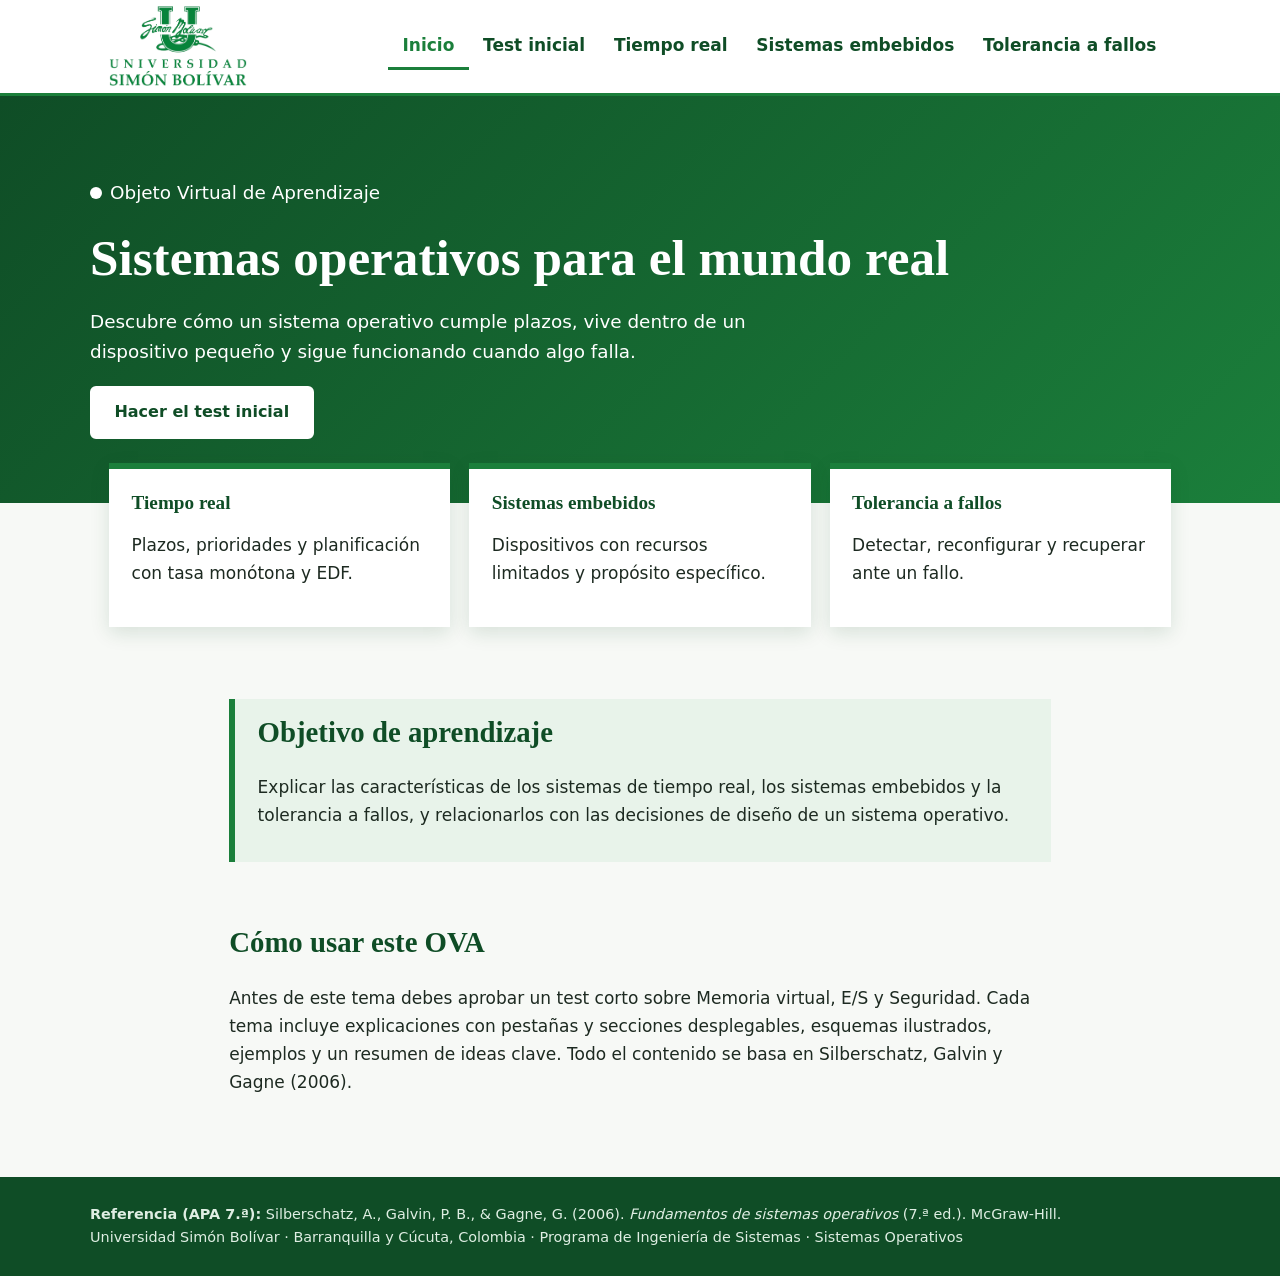
<file: index.html>
<!DOCTYPE html><html lang="es"><head><meta charset="utf-8"><meta name="viewport" content="width=device-width,initial-scale=1">
<title>Inicio | OVA Sistemas Operativos</title><link rel="stylesheet" href="styles.css"></head><body>
<div id="progreso"></div>
<header class="top"><div class="in"><a href="index.html"><img src="Logo1.png" alt="Universidad Simón Bolívar"></a>
<nav aria-label="Principal"><a href="index.html" aria-current="page">Inicio</a><a href="evaluacion.html">Test inicial</a><a href="tiempo-real.html">Tiempo real</a><a href="embebidos.html">Sistemas embebidos</a><a href="tolerancia.html">Tolerancia a fallos</a></nav></div></header>
<section class="hero"><div class="in"><p><span class="pulse"></span>Objeto Virtual de Aprendizaje</p>
<h1>Sistemas operativos para el mundo real</h1>
<p>Descubre cómo un sistema operativo cumple plazos, vive dentro de un dispositivo pequeño y sigue funcionando cuando algo falla.</p>
<a class="btn" href="evaluacion.html">Hacer el test inicial</a></div></section>
<div class="temas">
<a class="tema" href="tiempo-real.html"><h3>Tiempo real</h3><p>Plazos, prioridades y planificación con tasa monótona y EDF.</p></a>
<a class="tema" href="embebidos.html"><h3>Sistemas embebidos</h3><p>Dispositivos con recursos limitados y propósito específico.</p></a>
<a class="tema" href="tolerancia.html"><h3>Tolerancia a fallos</h3><p>Detectar, reconfigurar y recuperar ante un fallo.</p></a></div>
<main><div class="obj"><h2 style="margin-top:0">Objetivo de aprendizaje</h2><p>Explicar las características de los sistemas de tiempo real, los sistemas embebidos y la tolerancia a fallos, y relacionarlos con las decisiones de diseño de un sistema operativo.</p></div>
<h2>Cómo usar este OVA</h2><p>Antes de este tema debes aprobar un test corto sobre Memoria virtual, E/S y Seguridad. Cada tema incluye explicaciones con pestañas y secciones desplegables, esquemas ilustrados, ejemplos y un resumen de ideas clave. Todo el contenido se basa en Silberschatz, Galvin y Gagne (2006).</p></main>
<footer><div class="in"><strong>Referencia (APA 7.ª):</strong> Silberschatz, A., Galvin, P. B., &amp; Gagne, G. (2006). <em>Fundamentos de sistemas operativos</em> (7.ª ed.). McGraw-Hill.<br>Universidad Simón Bolívar · Barranquilla y Cúcuta, Colombia · Programa de Ingeniería de Sistemas · Sistemas Operativos</div></footer>
<script src="main.js"></script></body></html>
</file>
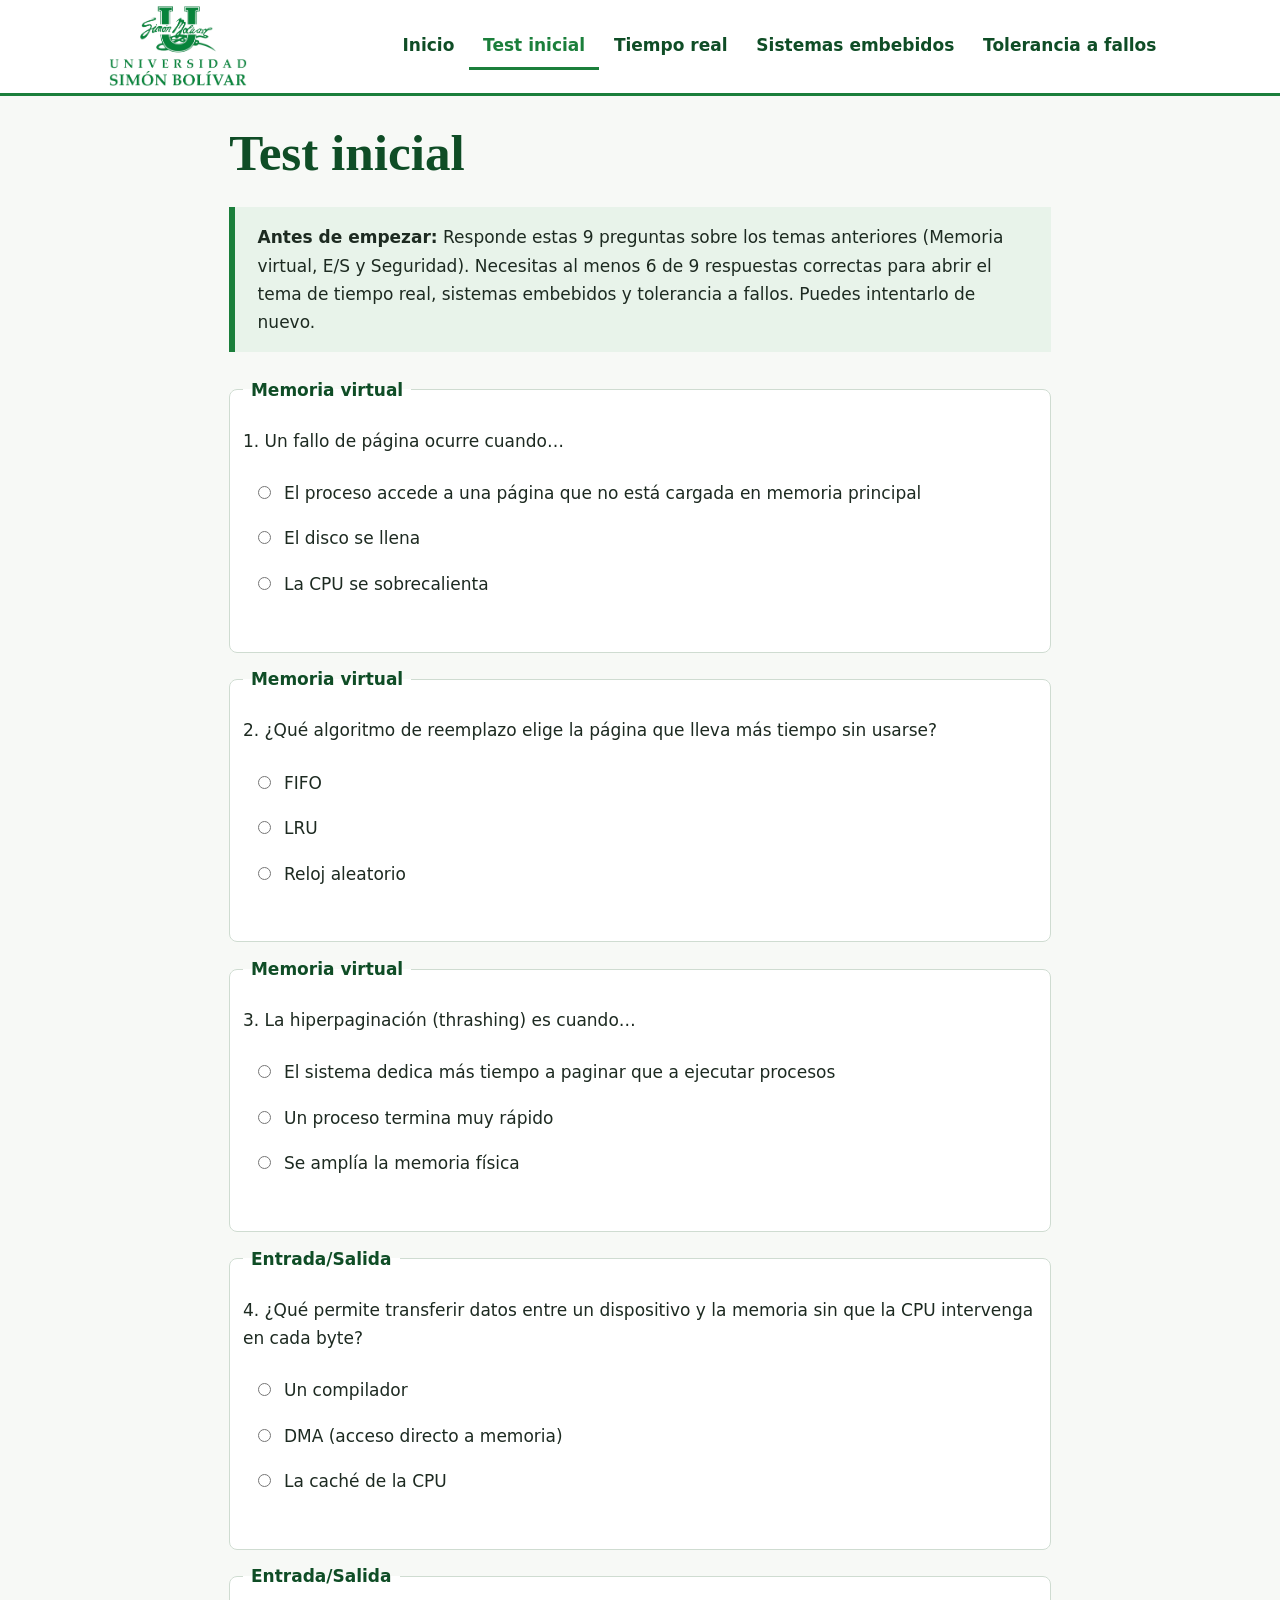
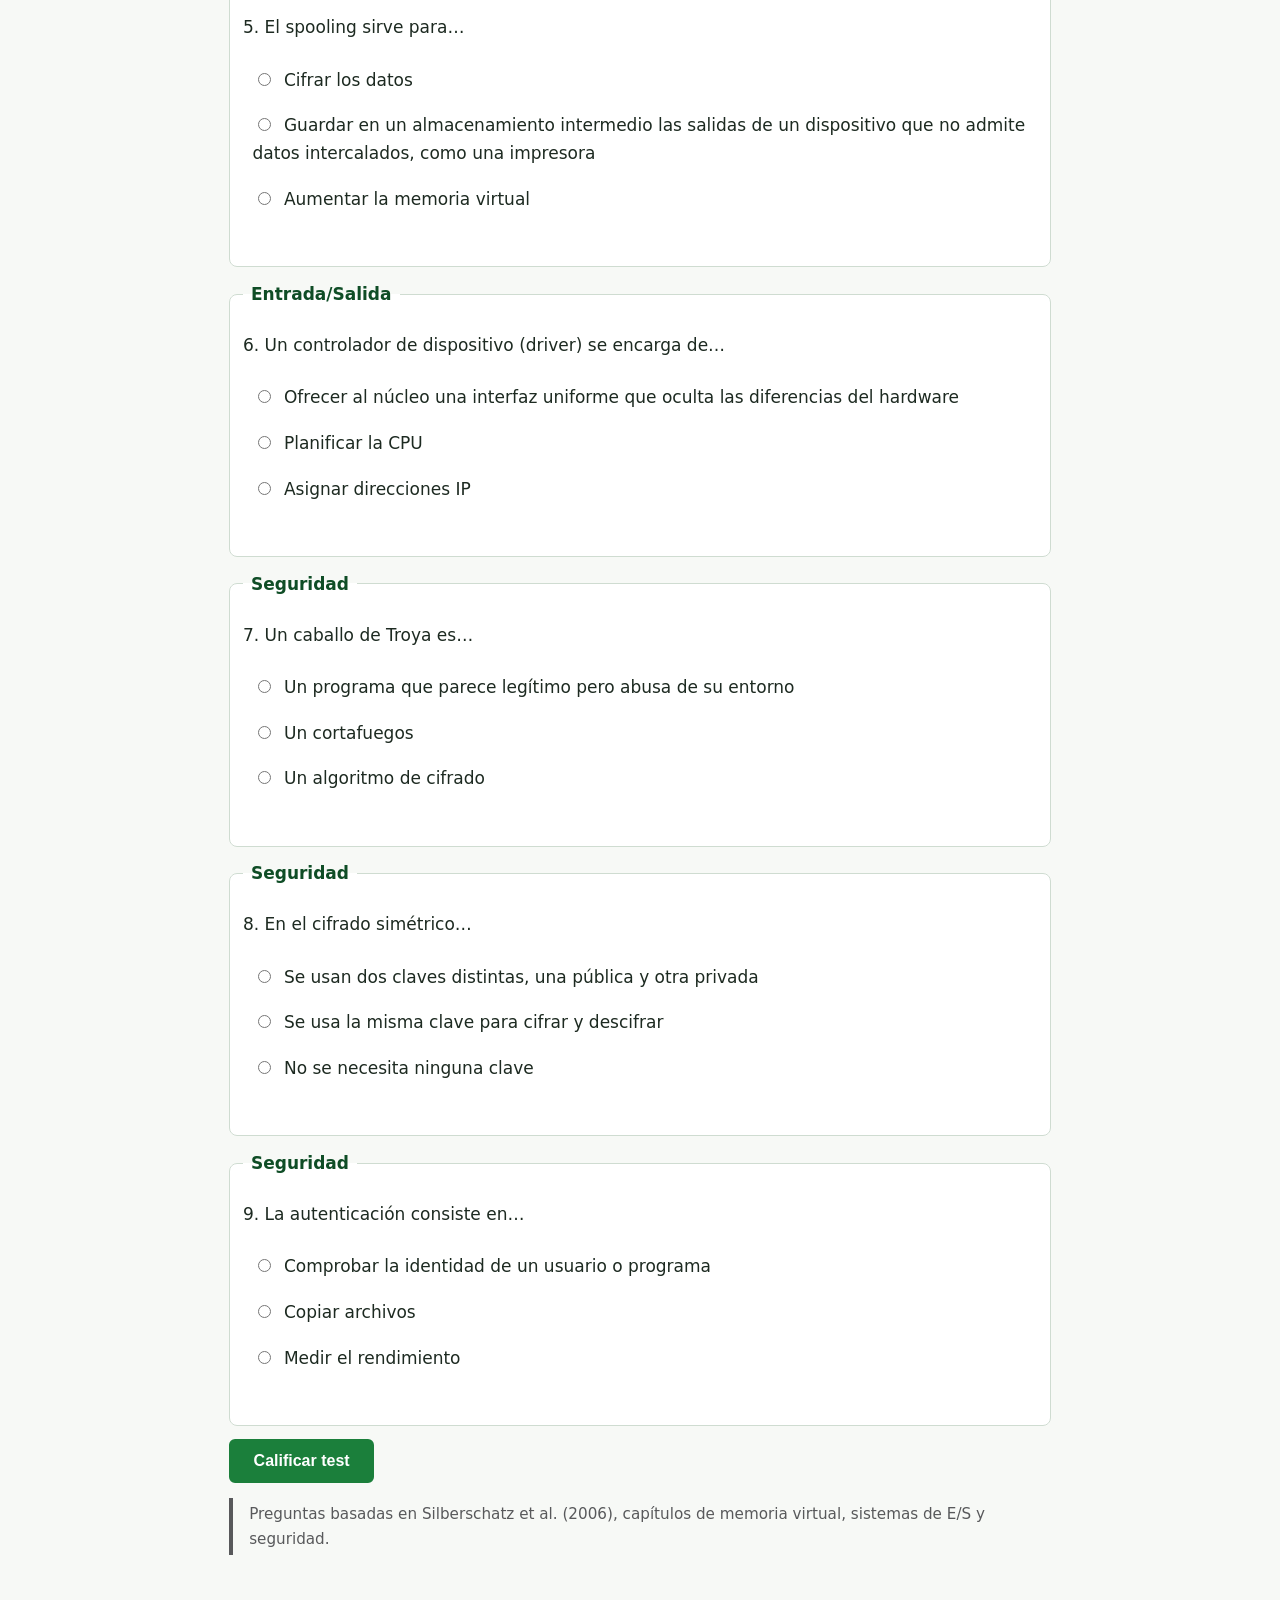
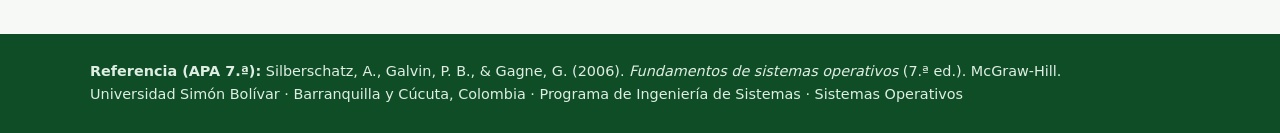
<file: embebidos.html>
<!DOCTYPE html><html lang="es"><head><meta charset="utf-8"><meta name="viewport" content="width=device-width,initial-scale=1">
<title>Sistemas embebidos | OVA Sistemas Operativos</title><link rel="stylesheet" href="styles.css"></head><body data-gate>
<div id="progreso"></div>
<header class="top"><div class="in"><a href="index.html"><img src="Logo1.png" alt="Universidad Simón Bolívar"></a>
<nav aria-label="Principal"><a href="index.html">Inicio</a><a href="evaluacion.html">Test inicial</a><a href="tiempo-real.html">Tiempo real</a><a href="embebidos.html" aria-current="page">Sistemas embebidos</a><a href="tolerancia.html">Tolerancia a fallos</a></nav></div></header>
<main><h1>Sistemas embebidos</h1>
<div class="obj"><strong>Objetivo:</strong> reconocer las características de los sistemas embebidos y las formas de construir su software.</div>
<p>Son computadoras integradas en dispositivos como motores de automóviles, robots industriales o electrodomésticos. Cumplen una tarea muy concreta y, con frecuencia, también son de tiempo real. Lo normal es que el usuario ni siquiera note que hay un computador dentro.</p>
<figure><svg style="width:100%;height:auto;display:block" xmlns="http://www.w3.org/2000/svg" viewBox="0 0 760 270" font-family="Segoe UI, Arial, sans-serif" role="img" aria-labelledby="embarquitectura_t embarquitectura_d">
<title id="embarquitectura_t">Estructura de un sistema embebido</title>
<desc id="embarquitectura_d">Los sensores envían datos a un procesador pequeño con memoria limitada y software dedicado, que controla actuadores que actúan sobre el entorno físico.</desc>
<defs><marker id="embarquitectura_a" markerWidth="10" markerHeight="10" refX="8" refY="5" orient="auto"><path d="M0 0L10 5L0 10z" fill="#0f4d26"/></marker></defs>
<rect width="760" height="270" fill="#fff"/>
<g font-size="15" font-weight="700" fill="#0f4d26" text-anchor="middle">
<rect x="20" y="40" width="170" height="130" rx="10" fill="#e8f3ea" stroke="#1b7f3b" stroke-width="2"/><text x="105" y="70">Sensores</text>
<rect x="570" y="40" width="170" height="130" rx="10" fill="#e8f3ea" stroke="#1b7f3b" stroke-width="2"/><text x="655" y="70">Actuadores</text>
<rect x="265" y="20" width="230" height="170" rx="10" fill="#fff" stroke="#0f4d26" stroke-width="3"/><text x="380" y="46">Dispositivo embebido</text></g>
<g font-size="13" fill="#1d2a21" text-anchor="middle">
<text x="105" y="96">Temperatura</text><text x="105" y="116">Velocidad</text><text x="105" y="136">Presión</text><text x="105" y="156">Posición</text>
<text x="655" y="96">Motor</text><text x="655" y="116">Válvula</text><text x="655" y="136">Resistencia</text><text x="655" y="156">Indicador simple</text>
<rect x="285" y="58" width="190" height="34" rx="6" fill="#e8f3ea" stroke="#1b7f3b"/><text x="380" y="80">CPU de baja potencia</text>
<rect x="285" y="100" width="190" height="34" rx="6" fill="#e8f3ea" stroke="#1b7f3b"/><text x="380" y="122">Memoria limitada</text>
<rect x="285" y="142" width="190" height="34" rx="6" fill="#1b7f3b"/><text x="380" y="164" fill="#fff">SO especial o firmware</text></g>
<g stroke="#0f4d26" stroke-width="3" fill="none"><path d="M190 105H263" marker-end="url(#embarquitectura_a)"/><path d="M495 105H568" marker-end="url(#embarquitectura_a)"/></g>
<g stroke="#58595b" stroke-width="2" stroke-dasharray="6 5" fill="none"><path d="M655 170V232H105V172" marker-end="url(#embarquitectura_a)"/></g>
<rect x="260" y="218" width="240" height="26" rx="13" fill="#fff"/><text x="380" y="236" font-size="13" fill="#58595b" text-anchor="middle">Entorno físico (retroalimentación)</text>
</svg><figcaption>Figura 1. Estructura típica: los sensores leen el entorno, el dispositivo procesa y los actuadores actúan sobre él.</figcaption></figure>
<p class="cita">Fuente: Silberschatz et al. (2006), capítulo 1, apartado de sistemas de propósito especial (sistemas empotrados de tiempo real).</p>
<h3>Ejemplos cotidianos</h3>
<ul><li>Control del motor y frenos de un automóvil.</li><li>Hornos microondas, lavadoras y otros electrodomésticos.</li><li>Robots industriales y líneas de producción.</li><li>Termostatos, medidores inteligentes y dispositivos médicos.</li></ul>
<h2>Explora sus características</h2>
<details open><summary>Poca o ninguna interfaz de usuario</summary><p>Trabajan sin supervisión humana directa: leen sensores y controlan dispositivos físicos. A lo sumo tienen unos botones o un indicador sencillo.</p></details>
<details><summary>Recursos limitados</summary><p>Tienen memoria reducida y procesadores lentos. Por eso el sistema operativo debe ser eficiente y ocupar poco espacio. Además, muchos funcionan con batería, así que el consumo de energía también cuenta.</p></details>
<details><summary>Un propósito específico y fiable</summary><p>Ejecutan siempre la misma función durante años, con el software almacenado en memoria no volátil (firmware). Un fallo puede ser costoso o peligroso, de modo que se exige mucha fiabilidad.</p></details>
<details><summary>Memoria virtual poco habitual</summary><p>Como suelen tener poca memoria y plazos que cumplir, la mayoría evita la memoria virtual: los fallos de página harían imprevisibles los tiempos de respuesta.</p></details>
<details><summary>Relación con el tiempo real</summary><p>Muchos de estos dispositivos deben responder dentro de plazos, de modo que aplican los conceptos de planificación del tema anterior.</p></details>
<h2>Tres formas de construir su software</h2>
<figure><svg style="width:100%;height:auto;display:block" xmlns="http://www.w3.org/2000/svg" viewBox="0 0 760 270" font-family="Segoe UI, Arial, sans-serif" role="img" aria-labelledby="embopciones_t embopciones_d">
<title id="embopciones_t">Tres formas de construir el software de un dispositivo embebido</title>
<desc id="embopciones_d">Opción 1: sistema operativo de propósito especial. Opción 2: sistema operativo general con aplicaciones especiales. Opción 3: circuito ASIC sin sistema operativo.</desc>
<rect width="760" height="270" fill="#fff"/>
<g font-size="14" font-weight="700" fill="#0f4d26" text-anchor="middle"><text x="130" y="24">1. SO de propósito especial</text><text x="380" y="24">2. SO general + apps especiales</text><text x="630" y="24">3. Hardware ASIC (sin SO)</text></g>
<g font-size="13" font-weight="700" text-anchor="middle">
<rect x="20" y="44" width="220" height="50" rx="6" fill="#e8f3ea" stroke="#1b7f3b" stroke-width="2"/><text x="130" y="74" fill="#0f4d26">Aplicación</text>
<rect x="20" y="102" width="220" height="50" rx="6" fill="#1b7f3b"/><text x="130" y="132" fill="#fff">SO pequeño (tiempo real)</text>
<rect x="20" y="160" width="220" height="50" rx="6" fill="#58595b"/><text x="130" y="190" fill="#fff">Hardware</text>
<rect x="270" y="44" width="220" height="50" rx="6" fill="#e8f3ea" stroke="#1b7f3b" stroke-width="2"/><text x="380" y="74" fill="#0f4d26">Aplicaciones dedicadas</text>
<rect x="270" y="102" width="220" height="50" rx="6" fill="#1b7f3b"/><text x="380" y="132" fill="#fff">SO de propósito general</text>
<rect x="270" y="160" width="220" height="50" rx="6" fill="#58595b"/><text x="380" y="190" fill="#fff">Hardware</text>
<rect x="520" y="44" width="220" height="166" rx="6" fill="#e0a526"/><text x="630" y="118" fill="#1d2a21">Circuito ASIC</text><text x="630" y="138" fill="#1d2a21" font-weight="400">La lógica está en el chip</text></g>
<g font-size="12" fill="#58595b" text-anchor="middle"><text x="130" y="236">Más control y eficiencia</text><text x="380" y="236">Desarrollo más rápido</text><text x="630" y="236">Mínimo coste y consumo</text><text x="630" y="254">pero poca flexibilidad</text></g>
</svg><figcaption>Figura 2. Opciones para el software de un dispositivo embebido.</figcaption></figure>
<div class="tablewrap"><table><thead><tr><th>Opción</th><th>Ventaja</th><th>Limitación</th></tr></thead><tbody>
<tr><th>SO de propósito especial</th><td>Pequeño y ajustado al dispositivo</td><td>Hay que desarrollarlo o adaptarlo</td></tr>
<tr><th>SO general + aplicaciones</th><td>Herramientas conocidas y desarrollo rápido</td><td>Ocupa más memoria y recursos</td></tr>
<tr><th>ASIC sin SO</th><td>Mínimo coste y consumo</td><td>Poca flexibilidad: no se reprograma</td></tr></tbody></table></div>
<p class="cita">Fuente: Silberschatz et al. (2006), capítulo 1, apartado de sistemas de propósito especial.</p>
<h2>Un ejemplo paso a paso</h2>
<h3>El horno microondas</h3>
<ol><li>El usuario programa el tiempo con los botones.</li><li>Un sensor de la puerta confirma que está cerrada.</li><li>El controlador activa la fuente de microondas y arranca un temporizador.</li><li>Cada fracción de segundo vuelve a revisar la puerta y el tiempo restante.</li><li>Si la puerta se abre o el tiempo llega a cero, apaga la fuente de inmediato.</li></ol>
<p>Apagar al abrir la puerta es una tarea crítica de seguridad: tiene un plazo estricto, aunque el resto del programa sea sencillo.</p>
<h3>Computador de escritorio frente a sistema embebido</h3>
<div class="tablewrap"><table><thead><tr><th>Aspecto</th><th>Computador de escritorio</th><th>Sistema embebido</th></tr></thead><tbody>
<tr><th>Propósito</th><td>General: muchas aplicaciones</td><td>Una tarea concreta</td></tr>
<tr><th>Memoria</th><td>Gigabytes</td><td>Desde kilobytes hasta pocos megabytes</td></tr>
<tr><th>Procesador</th><td>Rápido y potente</td><td>Lento, de bajo consumo</td></tr>
<tr><th>Almacenamiento</th><td>Disco o SSD</td><td>Memoria flash o ROM (firmware)</td></tr>
<tr><th>Interfaz</th><td>Pantalla, teclado, ratón</td><td>Pocos botones o ninguna</td></tr>
<tr><th>Memoria virtual</th><td>Habitual</td><td>Poco habitual</td></tr></tbody></table></div>
<p class="cita">Los valores son típicos y orientativos: varían mucho según el dispositivo.</p>
<h2>Glosario</h2>
<div class="tablewrap"><table><tbody>
<tr><th>Sensor</th><td>Dispositivo que mide el entorno (temperatura, presión, posición).</td></tr>
<tr><th>Actuador</th><td>Dispositivo que actúa sobre el entorno (motor, válvula).</td></tr>
<tr><th>Firmware</th><td>Software almacenado de forma permanente en el dispositivo.</td></tr>
<tr><th>ASIC</th><td>Circuito integrado diseñado para una función específica.</td></tr>
<tr><th>Microcontrolador</th><td>Chip pequeño que reúne CPU, memoria y entradas/salidas.</td></tr>
<tr><th>Lazo de control</th><td>Ciclo repetido de medir, decidir y actuar.</td></tr></tbody></table></div>
<div class="obj"><h3 style="margin-top:0">Ideas clave</h3><ul><li>Un sistema embebido es un computador dedicado dentro de un dispositivo.</li><li>Sus recursos son escasos, por lo que el SO debe ser pequeño y eficiente.</li><li>Puede usar un SO especial, uno general o hardware ASIC sin SO.</li><li>Muchas veces debe cumplir plazos de tiempo real.</li></ul></div>
<div class="nextprev"><a class="btn s" href="tiempo-real.html">← Tiempo real</a><a class="btn s" href="tolerancia.html">Tolerancia a fallos →</a></div></main>
<footer><div class="in"><strong>Referencia (APA 7.ª):</strong> Silberschatz, A., Galvin, P. B., &amp; Gagne, G. (2006). <em>Fundamentos de sistemas operativos</em> (7.ª ed.). McGraw-Hill.<br>Universidad Simón Bolívar · Barranquilla y Cúcuta, Colombia · Programa de Ingeniería de Sistemas · Sistemas Operativos</div></footer>
<script src="main.js"></script></body></html>
</file>
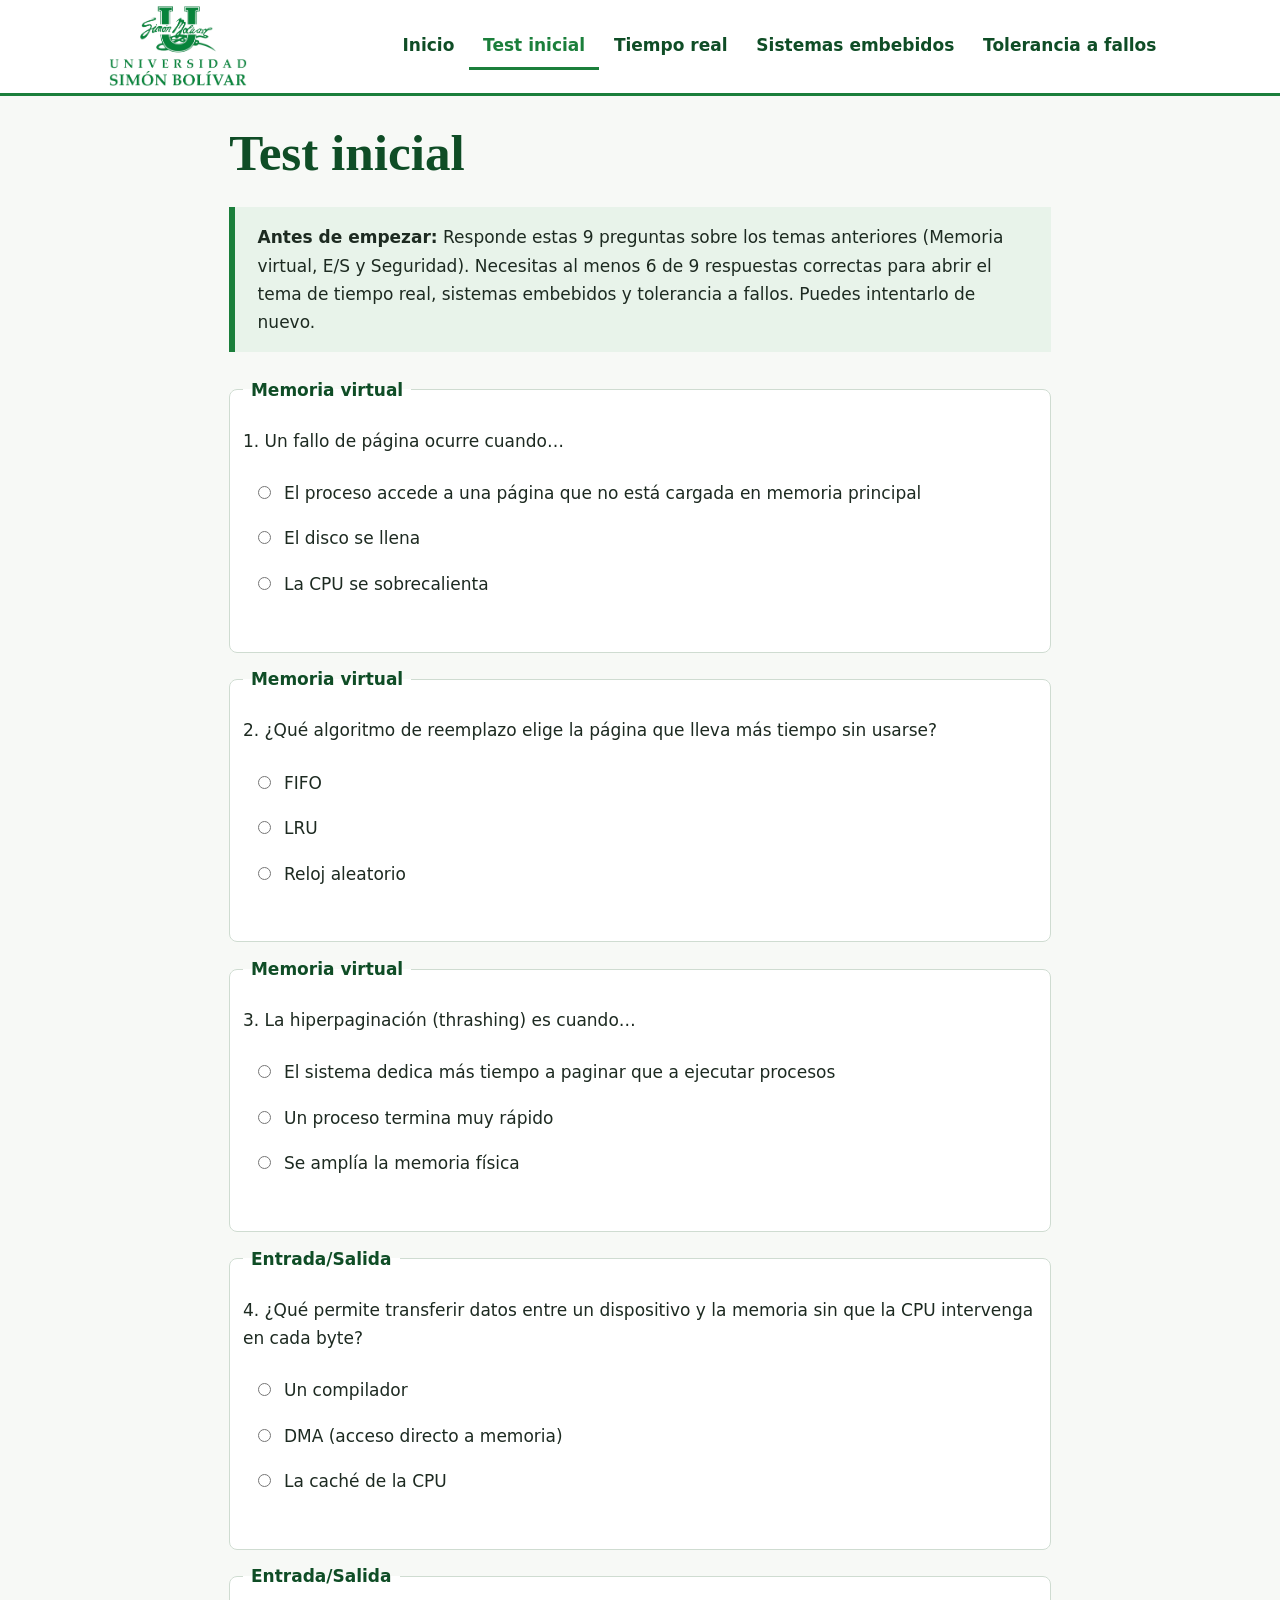
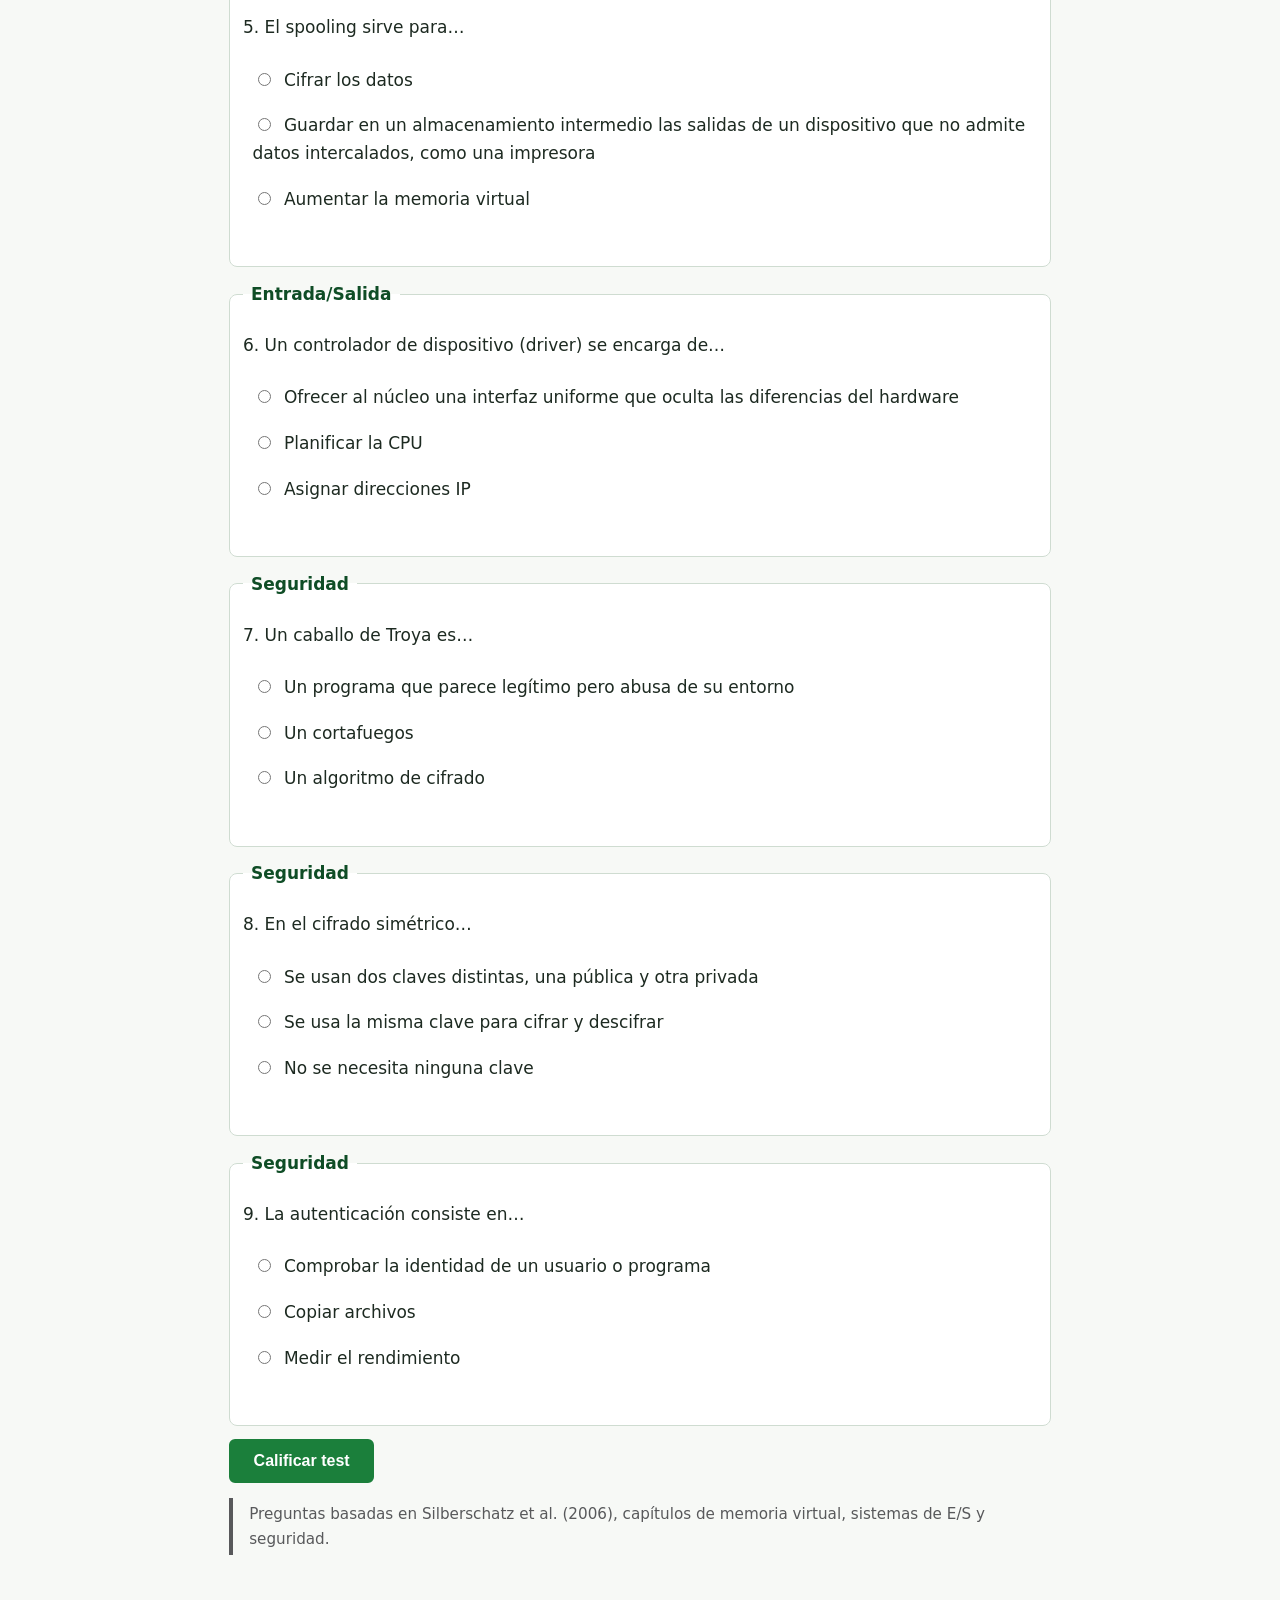
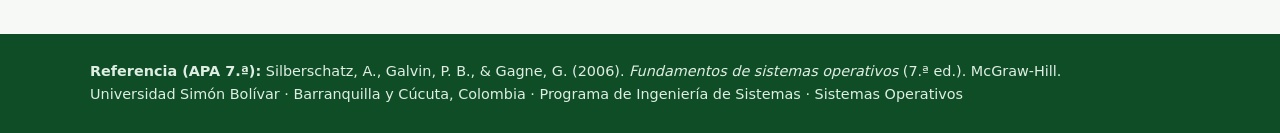
<file: evaluacion.html>
<!DOCTYPE html><html lang="es"><head><meta charset="utf-8"><meta name="viewport" content="width=device-width,initial-scale=1">
<title>Test inicial | OVA Sistemas Operativos</title><link rel="stylesheet" href="styles.css"></head><body>
<div id="progreso"></div>
<header class="top"><div class="in"><a href="index.html"><img src="Logo1.png" alt="Universidad Simón Bolívar"></a>
<nav aria-label="Principal"><a href="index.html">Inicio</a><a href="evaluacion.html" aria-current="page">Test inicial</a><a href="tiempo-real.html">Tiempo real</a><a href="embebidos.html">Sistemas embebidos</a><a href="tolerancia.html">Tolerancia a fallos</a></nav></div></header>
<main><h1>Test inicial</h1>
<div class="obj"><strong>Antes de empezar:</strong> Responde estas 9 preguntas sobre los temas anteriores (Memoria virtual, E/S y Seguridad). Necesitas al menos <span id="min"></span> respuestas correctas para abrir el tema de tiempo real, sistemas embebidos y tolerancia a fallos. Puedes intentarlo de nuevo.</div>
<form id="test"></form><div id="resultado" aria-live="polite"></div>
<p class="cita">Preguntas basadas en Silberschatz et al. (2006), capítulos de memoria virtual, sistemas de E/S y seguridad.</p></main>
<footer><div class="in"><strong>Referencia (APA 7.ª):</strong> Silberschatz, A., Galvin, P. B., &amp; Gagne, G. (2006). <em>Fundamentos de sistemas operativos</em> (7.ª ed.). McGraw-Hill.<br>Universidad Simón Bolívar · Barranquilla y Cúcuta, Colombia · Programa de Ingeniería de Sistemas · Sistemas Operativos</div></footer>
<script src="main.js"></script></body></html>
</file>
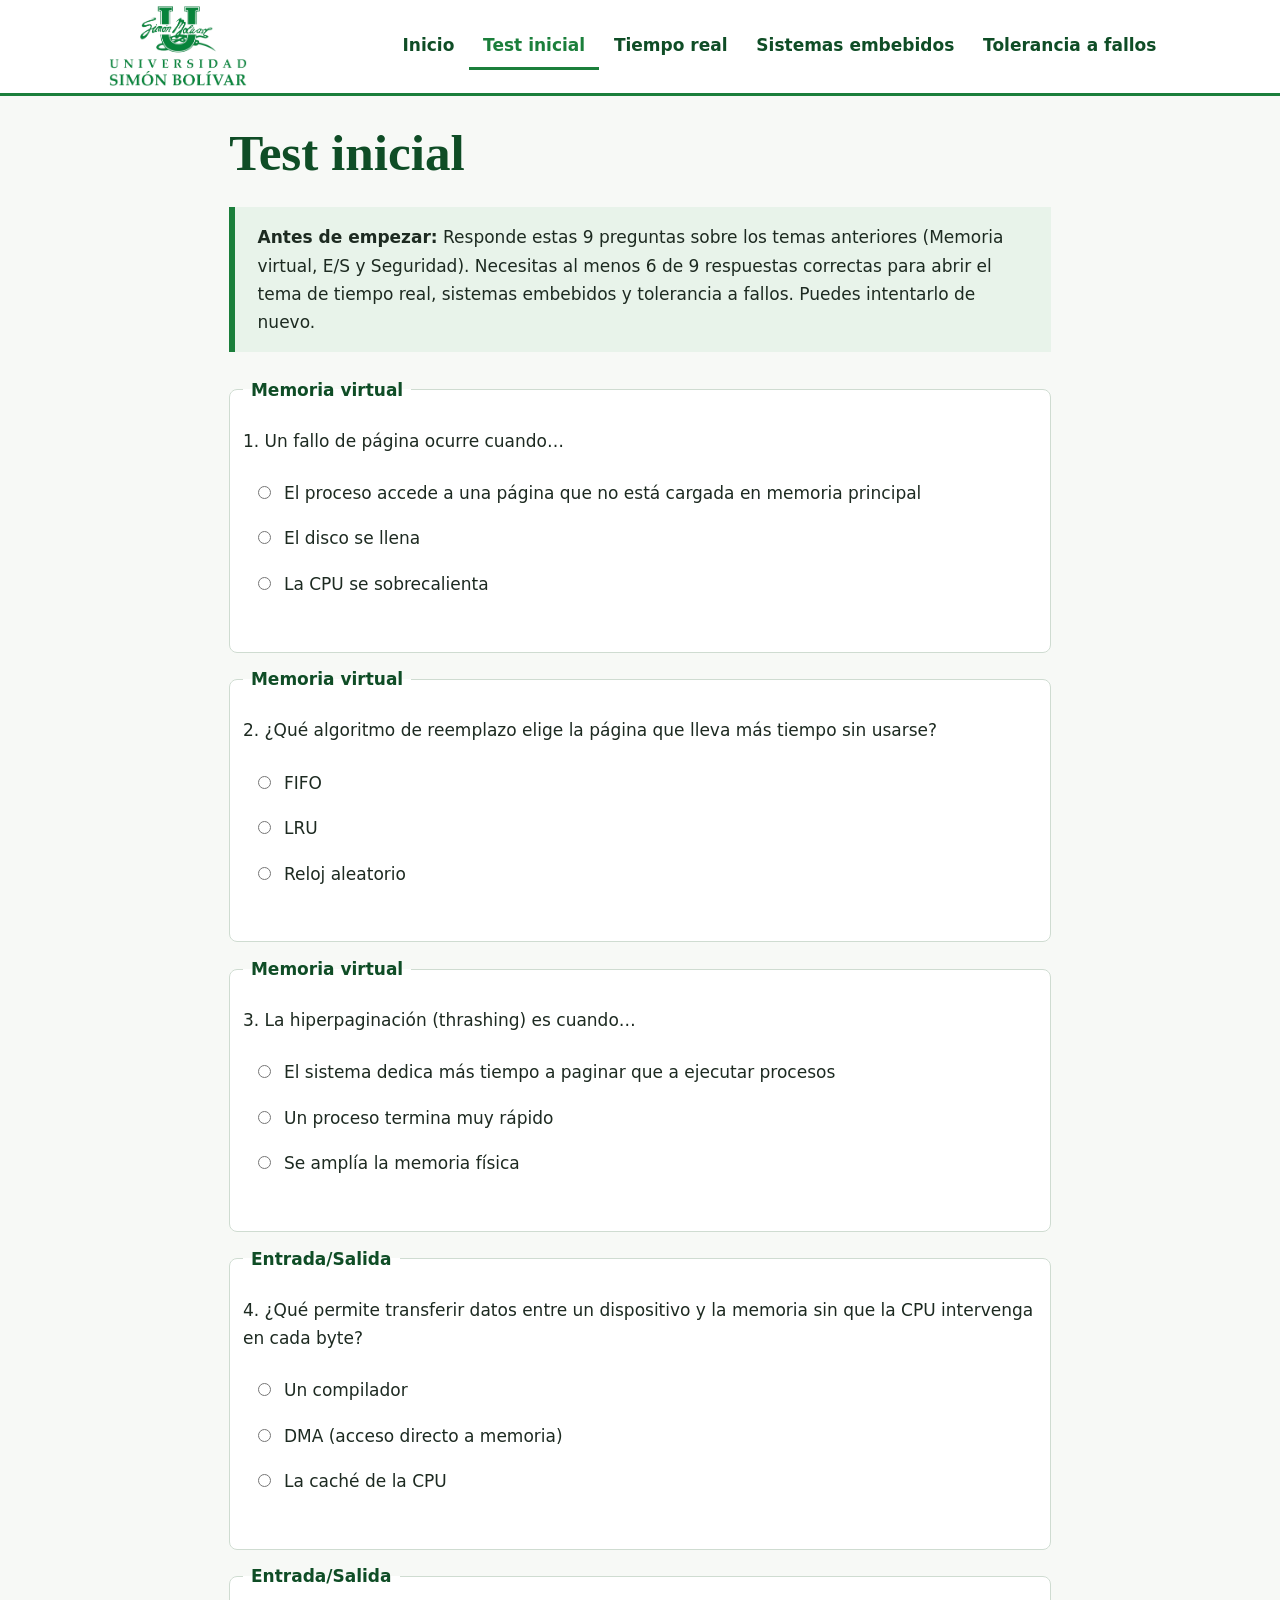
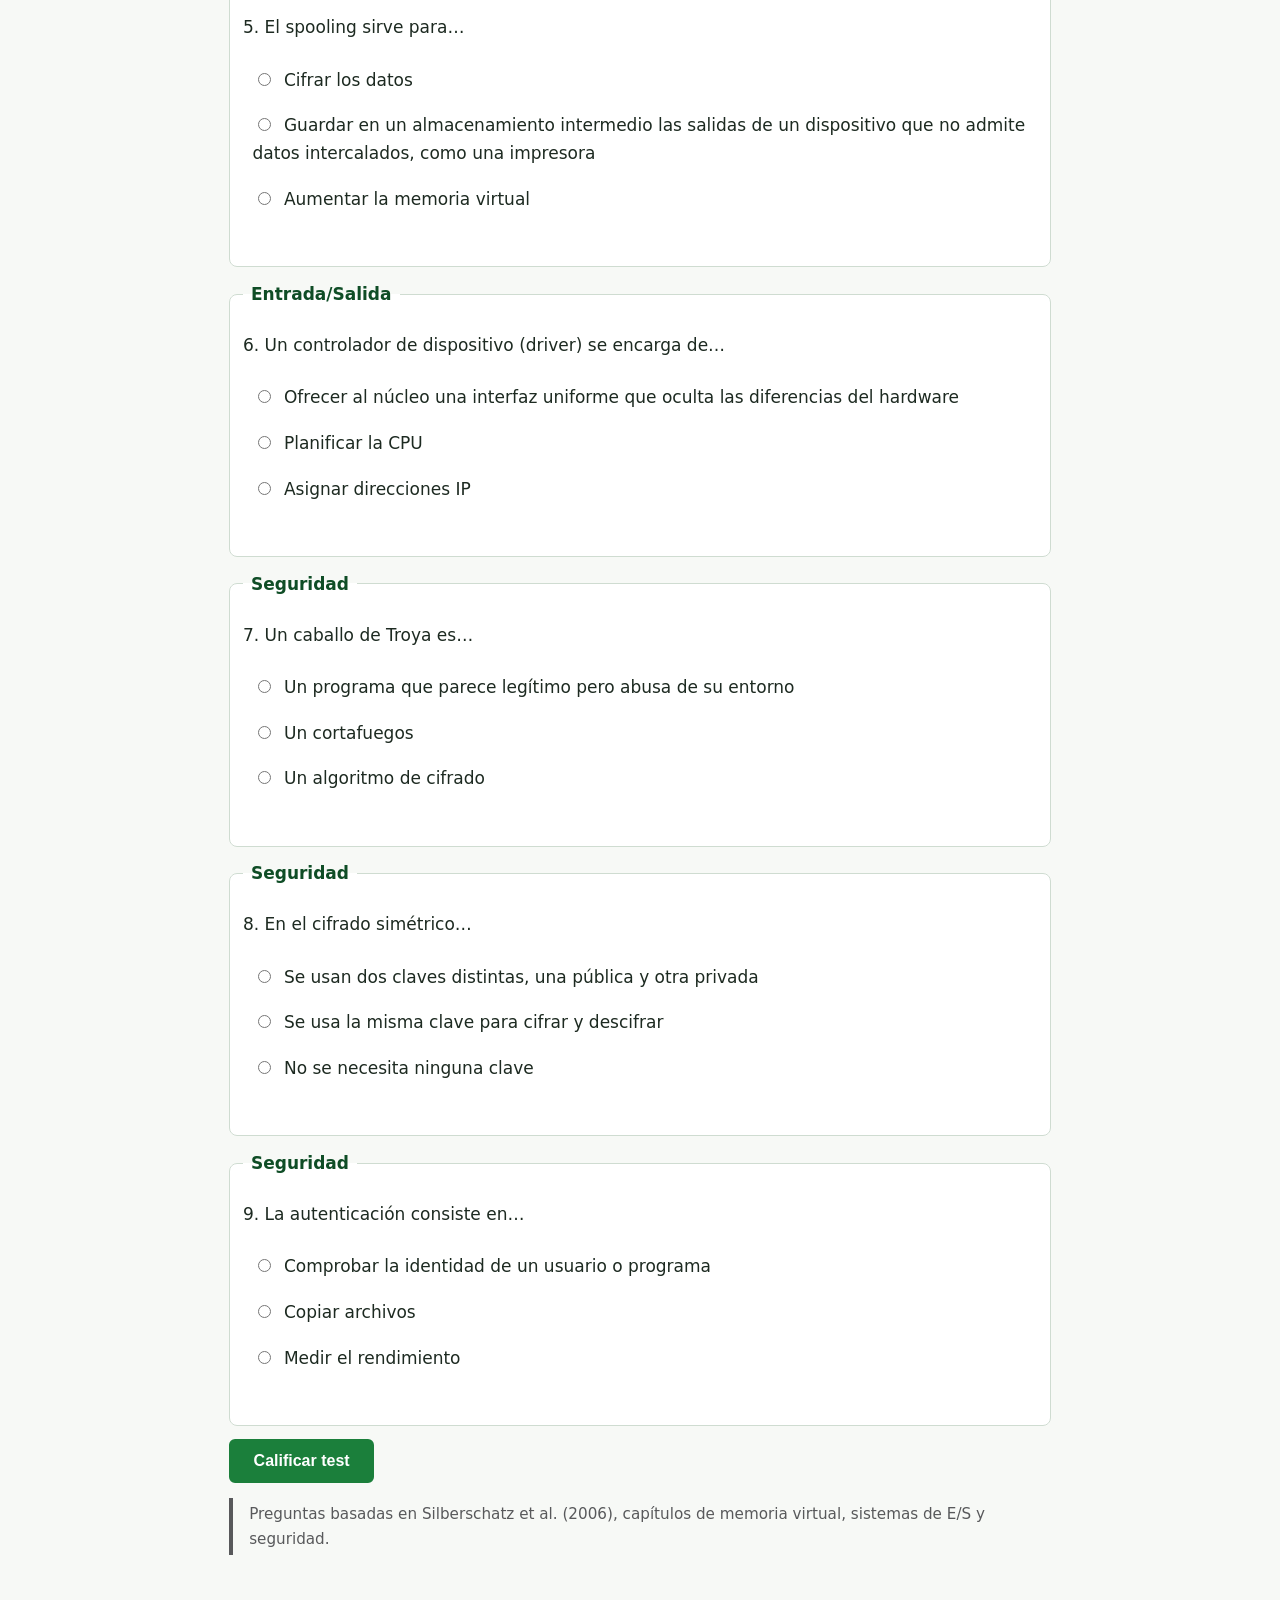
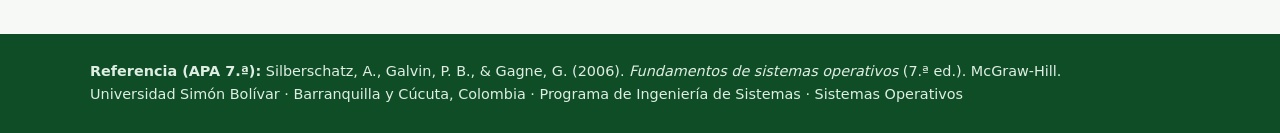
<file: tiempo-real.html>
<!DOCTYPE html><html lang="es"><head><meta charset="utf-8"><meta name="viewport" content="width=device-width,initial-scale=1">
<title>Tiempo real | OVA Sistemas Operativos</title><link rel="stylesheet" href="styles.css"></head><body data-gate>
<div id="progreso"></div>
<header class="top"><div class="in"><a href="index.html"><img src="Logo1.png" alt="Universidad Simón Bolívar"></a>
<nav aria-label="Principal"><a href="index.html">Inicio</a><a href="evaluacion.html">Test inicial</a><a href="tiempo-real.html" aria-current="page">Tiempo real</a><a href="embebidos.html">Sistemas embebidos</a><a href="tolerancia.html">Tolerancia a fallos</a></nav></div></header>
<main><h1>Sistemas de tiempo real</h1>
<div class="obj"><strong>Objetivo:</strong> distinguir tiempo real estricto y flexible, y comprender cómo se planifica la CPU para cumplir plazos.</div>
<p>En un sistema de tiempo real no basta con que el resultado sea correcto: también debe llegar a tiempo. Se emplean como dispositivo de control en aplicaciones dedicadas, donde unos sensores entregan datos al computador y este debe analizarlos y ajustar los controles dentro de un límite de tiempo estricto.</p>
<h3>¿Dónde los encontramos?</h3>
<ul><li>Control de procesos industriales y robots.</li><li>Experimentos científicos y sistemas de imágenes médicas.</li><li>Sistemas de inyección de combustible y frenos de automóviles.</li><li>Aviónica, multimedia y realidad virtual.</li></ul>
<h2>Dos tipos de sistemas</h2>
<div class="tabs" role="tablist"><button role="tab" aria-selected="true" data-p="hard">Estricto (hard)</button><button role="tab" aria-selected="false" data-p="soft">Flexible (soft)</button></div>
<div class="panel" id="hard"><p>Garantiza que las tareas críticas se completen dentro de su plazo. Un resultado tardío se considera tan inútil como no tenerlo. Suele ejecutarse en dispositivos con poco almacenamiento secundario y con el software en memoria de solo lectura (ROM), y por eso rara vez convive con las funciones de un sistema de tiempo compartido.</p></div>
<div class="panel" id="soft" hidden><p>Da prioridad a un proceso crítico sobre los demás, pero no ofrece garantía absoluta. Sirve en multimedia y realidad virtual, donde un retraso degrada la calidad sin causar un fallo grave. Puede mezclarse con otros tipos de sistemas, aunque no es apropiado para el control industrial o la robótica, que exigen plazos estrictos.</p></div>
<figure><svg style="width:100%;height:auto;display:block" xmlns="http://www.w3.org/2000/svg" viewBox="0 0 760 300" font-family="Segoe UI, Arial, sans-serif" role="img" aria-labelledby="trtipos_t trtipos_d">
<title id="trtipos_t">Valor del resultado según el momento de entrega</title>
<desc id="trtipos_d">A la izquierda, en tiempo real estricto el valor del resultado cae a cero al pasar el plazo. A la derecha, en tiempo real flexible el valor decrece poco a poco.</desc>
<rect width="760" height="300" fill="#fff"/>
<g font-size="16" font-weight="700" fill="#0f4d26"><text x="40" y="28">Tiempo real estricto (hard)</text><text x="410" y="28">Tiempo real flexible (soft)</text></g>
<g stroke="#58595b" stroke-width="2" fill="none"><path d="M50 60V230H350"/><path d="M420 60V230H720"/></g>
<g font-size="13" fill="#58595b"><text x="46" y="56" text-anchor="end">Valor</text><text x="350" y="250" text-anchor="end">Tiempo →</text><text x="416" y="56" text-anchor="end">Valor</text><text x="720" y="250" text-anchor="end">Tiempo →</text></g>
<g stroke="#b3261e" stroke-width="2" stroke-dasharray="6 5"><path d="M220 60V230"/><path d="M590 60V230"/></g>
<g font-size="13" font-weight="700" fill="#b3261e" text-anchor="middle"><text x="220" y="262">Plazo</text><text x="590" y="262">Plazo</text></g>
<path d="M50 90H220V230H340" fill="none" stroke="#1b7f3b" stroke-width="4"/>
<path d="M420 90H590L710 215" fill="none" stroke="#1b7f3b" stroke-width="4"/>
<g font-size="13" fill="#1d2a21"><text x="60" y="80">Valor completo</text><text x="232" y="150">Resultado tardío:</text><text x="232" y="168">valor nulo</text>
<text x="430" y="80">Valor completo</text><text x="560" y="130" text-anchor="end">Se degrada</text><text x="560" y="147" text-anchor="end">la calidad</text></g>
<text x="40" y="288" font-size="13" fill="#58595b">Ej.: frenos ABS, control de un reactor</text><text x="410" y="288" font-size="13" fill="#58595b">Ej.: vídeo en streaming, realidad virtual</text>
</svg><figcaption>Figura 1. Valor del resultado según el momento de entrega: caída brusca (estricto) frente a degradación gradual (flexible).</figcaption></figure>
<div class="tablewrap"><table><thead><tr><th></th><th>Estricto (hard)</th><th>Flexible (soft)</th></tr></thead><tbody>
<tr><th>Plazo incumplido</th><td>Fallo del sistema</td><td>Menor calidad del servicio</td></tr>
<tr><th>Garantía</th><td>Absoluta</td><td>Solo prioridad al proceso crítico</td></tr>
<tr><th>Ejemplos</th><td>Frenos ABS, control industrial</td><td>Vídeo, juegos, realidad virtual</td></tr></tbody></table></div>
<p class="cita">Fuente: Silberschatz et al. (2006), capítulo «Sistemas de tiempo real», apartado de características.</p>
<h2>¿Qué necesita su sistema operativo?</h2>
<details open><summary>Núcleo expulsivo con prioridades</summary><p>Un proceso crítico debe poder quitarle la CPU a otro de menor prioridad en cuanto lo necesite. Por eso estos sistemas usan planificación basada en prioridades con expulsión.</p></details>
<details><summary>Latencia de interrupción</summary><p>Es el tiempo que pasa desde que llega una interrupción hasta que empieza a ejecutarse la rutina que la atiende. Debe estar acotada y ser lo más corta posible.</p></details>
<details><summary>Latencia de despacho</summary><p>Es el tiempo que necesita el despachador para detener un proceso e iniciar otro. Para reducirla, el núcleo debe ser expulsivo y liberar rápido los recursos que retiene un proceso de baja prioridad.</p></details>
<details><summary>Inversión de prioridad</summary><p>Ocurre cuando un proceso de alta prioridad espera un recurso que tiene uno de baja prioridad. Se resuelve con el protocolo de herencia de prioridades: el proceso de baja prioridad hereda temporalmente la prioridad alta hasta liberar el recurso.</p></details>
<details><summary>Gestión de memoria</summary><p>Los fallos de página hacen impredecible el tiempo de acceso, por lo que muchos sistemas de tiempo real evitan la memoria virtual o bloquean en memoria las páginas críticas.</p></details>
<p class="cita">Fuente: Silberschatz et al. (2006), capítulo «Sistemas de tiempo real», apartado de implementación.</p>
<h2>Planificación de la CPU</h2>
<p>Un proceso periódico requiere la CPU cada período <em>p</em>, durante un tiempo de procesamiento <em>t</em>, y debe terminar antes de su plazo <em>d</em>. Su utilización de CPU es <em>t/p</em>, y la del sistema es la suma de las utilizaciones de todos los procesos.</p>
<details><summary>Tasa monótona (rate-monotonic)</summary><p>Asigna prioridades estáticas en proporción inversa al período: a menor período, mayor prioridad. Con N procesos garantiza los plazos si la utilización de CPU no supera N(2<sup>1/N</sup> − 1). Con dos procesos el límite es cerca del 83 %, y cae hacia el 69 % cuando N crece.</p></details>
<details><summary>Primero el plazo más próximo (EDF)</summary><p>Asigna prioridades de forma dinámica: cuanto más cercano el plazo, mayor la prioridad. En teoría puede cumplir todos los plazos mientras la utilización no pase del 100 %.</p></details>
<details><summary>Reparto proporcional</summary><p>Reparte T participaciones entre las aplicaciones; una aplicación con N participaciones recibe N/T del tiempo de procesador.</p></details>
<h3>Ejemplo comparativo</h3>
<p>Sean P1 con período 50 y tiempo 25, y P2 con período 80 y tiempo 35. La utilización total es 25/50 + 35/80 ≈ 94 %, superior al límite de tasa monótona para dos procesos (≈ 83 %). Con tasa monótona, P1 tiene mayor prioridad y expulsa a P2 en t = 50, de modo que P2 solo alcanza 30 de sus 35 unidades en t = 80 y pierde el plazo. Con EDF, en t = 50 el plazo de P2 (80) es más próximo que el nuevo de P1 (100), así que P2 termina en t = 60 y se cumplen todos los plazos.</p>
<figure><svg style="width:100%;height:auto;display:block" xmlns="http://www.w3.org/2000/svg" viewBox="0 0 760 330" font-family="Segoe UI, Arial, sans-serif" role="img" aria-labelledby="trplanificacion_t trplanificacion_d">
<title id="trplanificacion_t">Planificación con tasa monótona frente a EDF</title>
<desc id="trplanificacion_d">Diagrama de Gantt con dos procesos: P1 con período 50 y tiempo 25, P2 con período 80 y tiempo 35. Con tasa monótona P2 pierde su plazo en t=80; con EDF se cumplen todos los plazos.</desc>
<rect width="760" height="330" fill="#fff"/>
<text x="20" y="24" font-size="15" font-weight="700" fill="#b3261e">Tasa monótona: P2 pierde su plazo en t = 80</text>
<g stroke="#fff" stroke-width="2" font-size="14" font-weight="700" text-anchor="middle">
<rect x="100" y="44" width="150" height="36" fill="#1b7f3b"/><text x="175" y="67" fill="#fff" stroke="none">P1</text>
<rect x="250" y="44" width="150" height="36" fill="#e0a526"/><text x="325" y="67" fill="#1d2a21" stroke="none">P2</text>
<rect x="400" y="44" width="150" height="36" fill="#1b7f3b"/><text x="475" y="67" fill="#fff" stroke="none">P1</text>
<rect x="550" y="44" width="30" height="36" fill="#e0a526"/></g>
<path d="M580 36V92" stroke="#b3261e" stroke-width="3"/><text x="592" y="66" font-size="13" font-weight="700" fill="#b3261e">✗ P2 lleva 30 de 35</text>
<g stroke="#58595b" stroke-width="1.5"><path d="M100 90H700"/></g>
<g font-size="12" fill="#58595b" text-anchor="middle"><text x="100" y="108">0</text><text x="250" y="108">25</text><text x="400" y="108">50</text><text x="550" y="108">75</text><text x="580" y="124" fill="#b3261e" font-weight="700">80</text><text x="700" y="108">100</text></g>
<text x="20" y="168" font-size="15" font-weight="700" fill="#1b7f3b">EDF: todos los plazos se cumplen</text>
<g stroke="#fff" stroke-width="2" font-size="14" font-weight="700" text-anchor="middle">
<rect x="100" y="188" width="150" height="36" fill="#1b7f3b"/><text x="175" y="211" fill="#fff" stroke="none">P1</text>
<rect x="250" y="188" width="210" height="36" fill="#e0a526"/><text x="355" y="211" fill="#1d2a21" stroke="none">P2</text>
<rect x="460" y="188" width="150" height="36" fill="#1b7f3b"/><text x="535" y="211" fill="#fff" stroke="none">P1</text>
<rect x="610" y="188" width="90" height="36" fill="#e0a526"/><text x="655" y="211" fill="#1d2a21" stroke="none">P2</text></g>
<g stroke="#58595b" stroke-width="1.5"><path d="M100 234H700"/></g>
<g font-size="12" fill="#58595b" text-anchor="middle"><text x="100" y="252">0</text><text x="250" y="252">25</text><text x="400" y="252">50</text><text x="460" y="252">60</text><text x="580" y="252">80</text><text x="610" y="252">85</text><text x="700" y="252">100</text></g>
<g stroke="#0f4d26" stroke-width="2" stroke-dasharray="5 4"><path d="M400 180V236"/><path d="M580 180V236"/><path d="M700 180V236"/></g>
<text x="400" y="176" font-size="12" fill="#0f4d26" text-anchor="middle">plazo P1</text><text x="580" y="176" font-size="12" fill="#0f4d26" text-anchor="middle">plazo P2</text><text x="700" y="176" font-size="12" fill="#0f4d26" text-anchor="middle">plazo P1</text>
<g font-size="13" fill="#1d2a21"><rect x="20" y="288" width="16" height="16" fill="#1b7f3b"/><text x="42" y="301">P1: período 50, tiempo 25</text><rect x="260" y="288" width="16" height="16" fill="#e0a526"/><text x="282" y="301">P2: período 80, tiempo 35</text><text x="520" y="301" fill="#58595b">Unidades de tiempo arbitrarias</text></g>
</svg><figcaption>Figura 2. Mismos procesos planificados con tasa monótona y con EDF.</figcaption></figure>
<p class="cita">Fuente: Silberschatz et al. (2006), capítulo «Sistemas de tiempo real», apartado de planificación de la CPU en tiempo real.</p>
<h2>Glosario</h2>
<div class="tablewrap"><table><tbody>
<tr><th>Plazo (<em>d</em>)</th><td>Instante límite en que debe terminar una tarea.</td></tr>
<tr><th>Período (<em>p</em>)</th><td>Cada cuánto tiempo se repite una tarea periódica.</td></tr>
<tr><th>Tiempo de procesamiento (<em>t</em>)</th><td>CPU que necesita la tarea en cada ejecución.</td></tr>
<tr><th>Utilización</th><td>Fracción de CPU que usa un proceso (t/p) o todos (suma).</td></tr>
<tr><th>Expulsión</th><td>Quitarle la CPU a un proceso para dársela a otro más urgente.</td></tr>
<tr><th>Despachador</th><td>Componente que entrega la CPU al proceso elegido.</td></tr>
<tr><th>Latencia</th><td>Tiempo entre un evento y el inicio de su atención.</td></tr></tbody></table></div>
<div class="obj"><h3 style="margin-top:0">Ideas clave</h3><ul><li>En tiempo real, un resultado correcto pero tardío puede ser inútil.</li><li>El estricto garantiza plazos; el flexible solo da prioridad.</li><li>Tasa monótona usa prioridades estáticas; EDF, dinámicas.</li><li>Las latencias de interrupción y de despacho deben mantenerse acotadas.</li></ul></div>
<div class="nextprev"><a class="btn s" href="index.html">← Inicio</a><a class="btn s" href="embebidos.html">Sistemas embebidos →</a></div></main>
<footer><div class="in"><strong>Referencia (APA 7.ª):</strong> Silberschatz, A., Galvin, P. B., &amp; Gagne, G. (2006). <em>Fundamentos de sistemas operativos</em> (7.ª ed.). McGraw-Hill.<br>Universidad Simón Bolívar · Barranquilla y Cúcuta, Colombia · Programa de Ingeniería de Sistemas · Sistemas Operativos</div></footer>
<script src="main.js"></script></body></html>
</file>
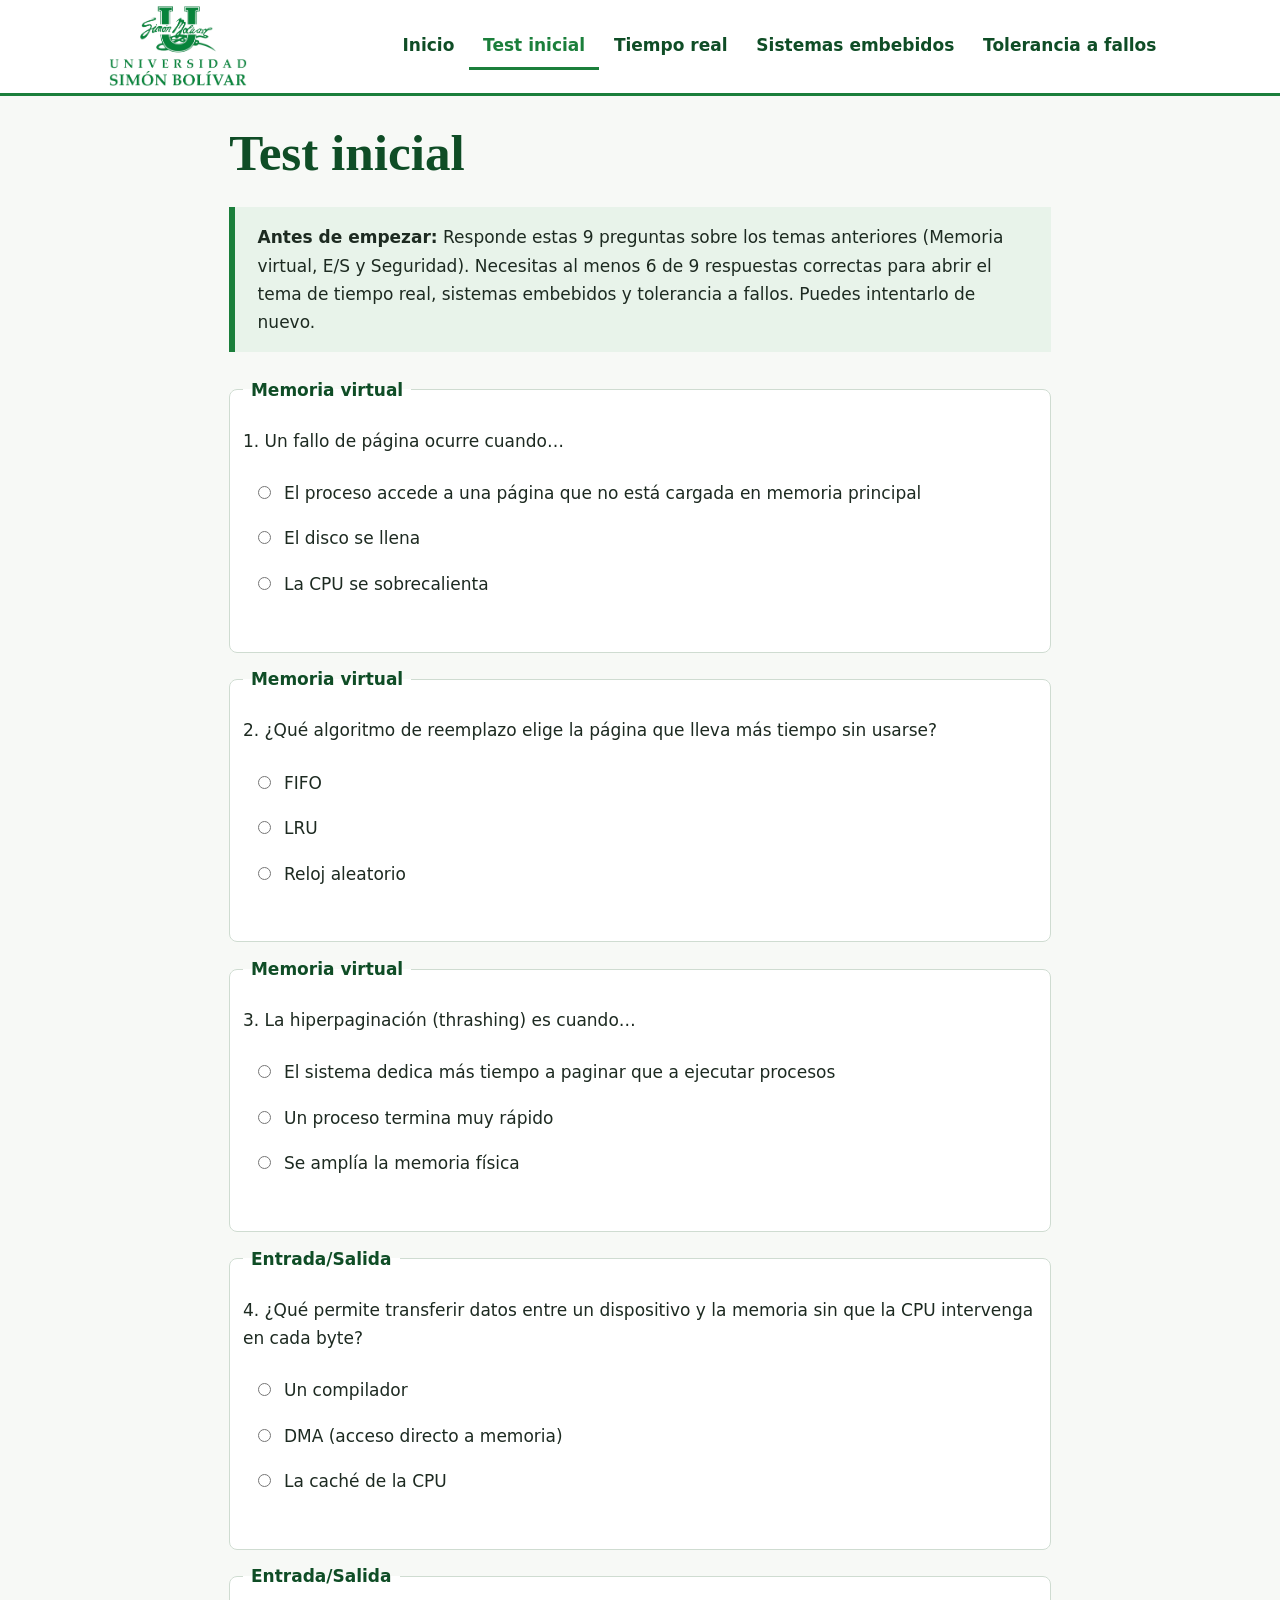
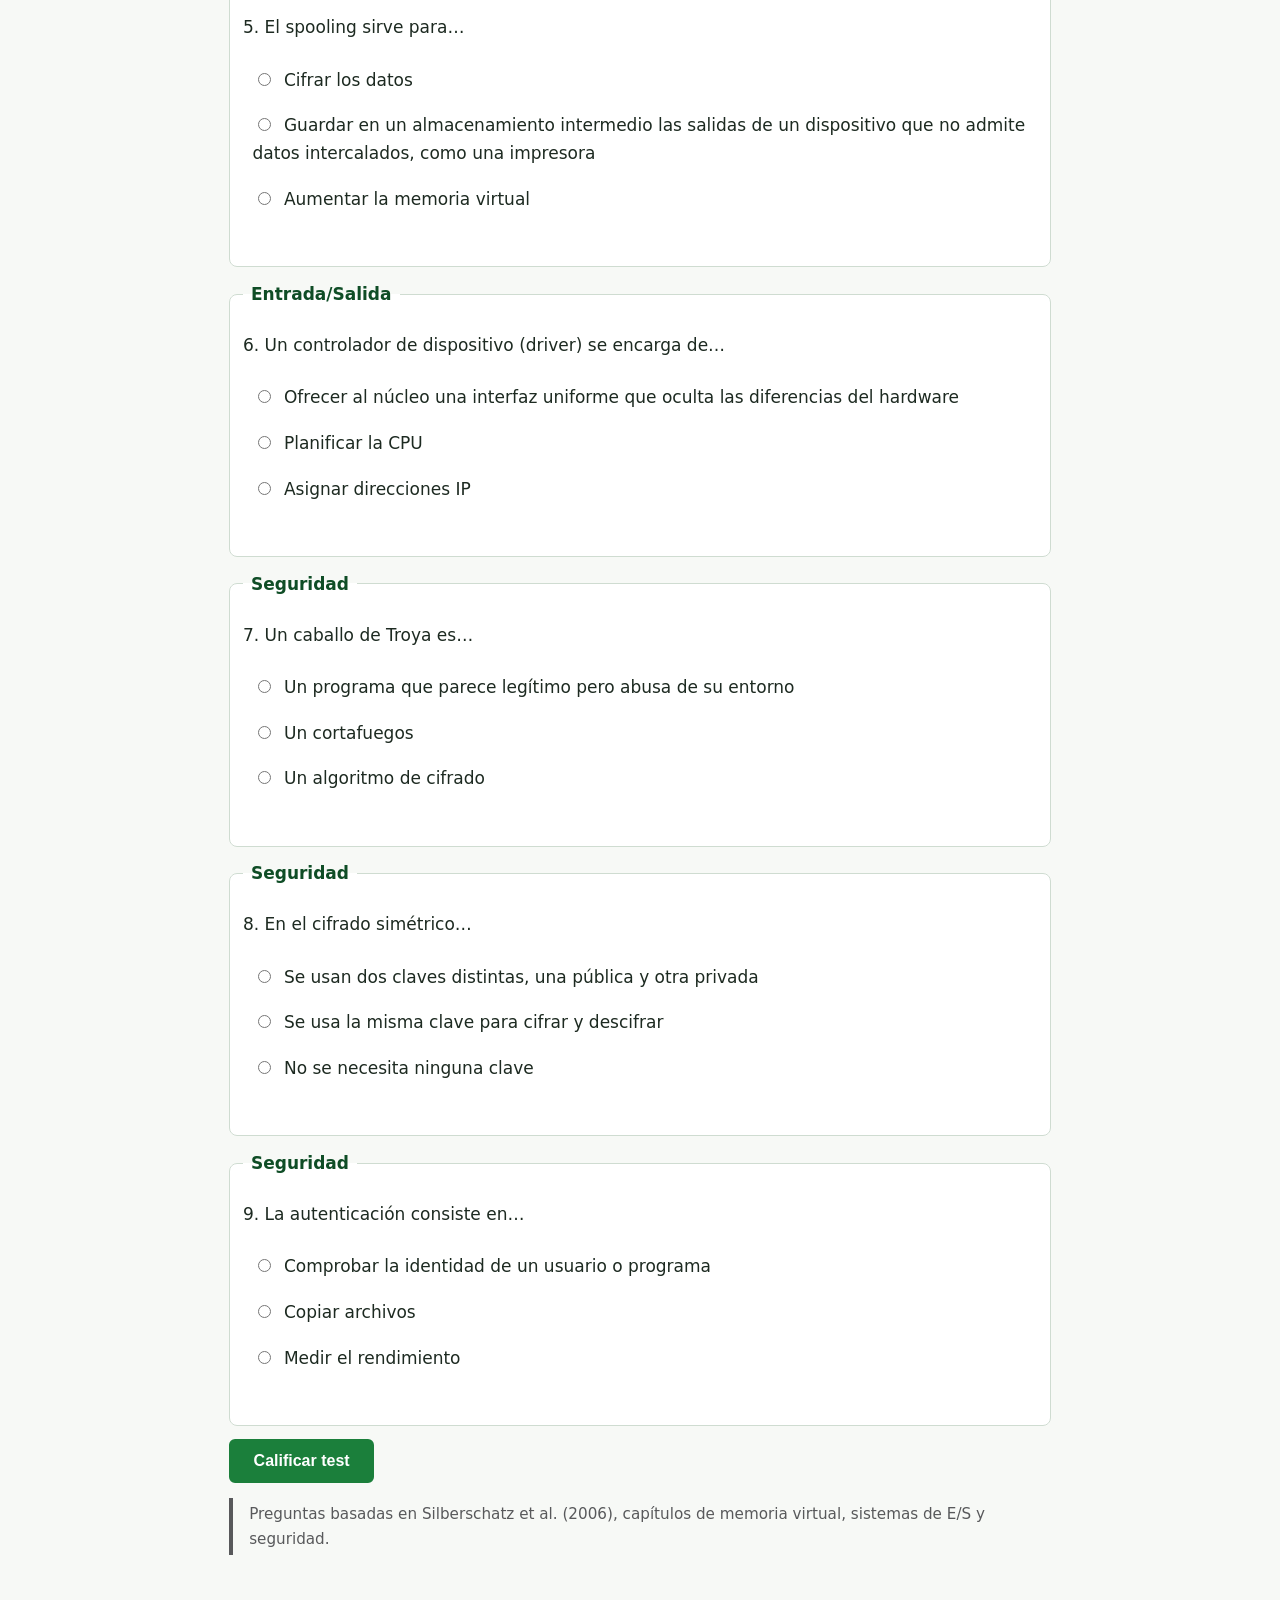
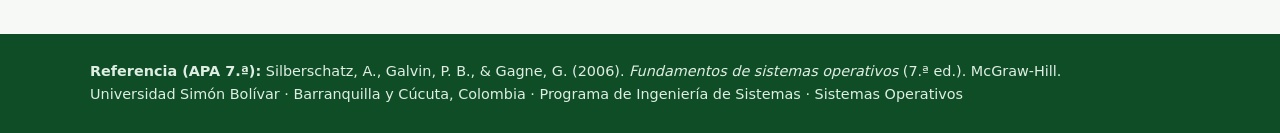
<file: tolerancia.html>
<!DOCTYPE html><html lang="es"><head><meta charset="utf-8"><meta name="viewport" content="width=device-width,initial-scale=1">
<title>Tolerancia a fallos | OVA Sistemas Operativos</title><link rel="stylesheet" href="styles.css"></head><body data-gate>
<div id="progreso"></div>
<header class="top"><div class="in"><a href="index.html"><img src="Logo1.png" alt="Universidad Simón Bolívar"></a>
<nav aria-label="Principal"><a href="index.html">Inicio</a><a href="evaluacion.html">Test inicial</a><a href="tiempo-real.html">Tiempo real</a><a href="embebidos.html">Sistemas embebidos</a><a href="tolerancia.html" aria-current="page">Tolerancia a fallos</a></nav></div></header>
<main><h1>Tolerancia a fallos</h1>
<div class="obj"><strong>Objetivo:</strong> describir cómo un sistema distribuido detecta, reconfigura y se recupera de un fallo.</div>
<p>Un sistema tolerante a fallos sigue funcionando pese a ellos, aunque sea con menos capacidad (degradación elegante). En un sistema distribuido hay más piezas que pueden fallar, y por eso es indispensable planificar cómo reaccionar.</p>
<h3>¿Qué puede fallar?</h3>
<ul><li><strong>Fallo de un enlace:</strong> la conexión entre dos sitios deja de funcionar.</li><li><strong>Fallo de un sitio:</strong> una computadora completa se detiene.</li><li><strong>Pérdida de mensajes:</strong> la información se pierde en la red.</li><li><strong>Partición de la red:</strong> varios fallos dejan grupos de sitios aislados entre sí.</li></ul>
<p class="cita">Fuente: Silberschatz et al. (2006), capítulo de estructuras de sistemas distribuidos, apartado «Robustez».</p>
<h2>Las tres etapas</h2>
<figure><svg style="width:100%;height:auto;display:block" xmlns="http://www.w3.org/2000/svg" viewBox="0 0 760 230" font-family="Segoe UI, Arial, sans-serif" role="img" aria-labelledby="tfetapas_t tfetapas_d">
<title id="tfetapas_t">Etapas de la robustez ante fallos</title>
<desc id="tfetapas_d">Tras un fallo en la operación normal, el sistema pasa por detección, reconfiguración y recuperación para volver a la operación normal.</desc>
<defs><marker id="tfetapas_a" markerWidth="10" markerHeight="10" refX="8" refY="5" orient="auto"><path d="M0 0L10 5L0 10z" fill="#0f4d26"/></marker></defs>
<rect width="760" height="230" fill="#fff"/>
<g font-size="15" font-weight="700" text-anchor="middle">
<rect x="5" y="50" width="145" height="64" rx="10" fill="#e8f3ea" stroke="#1b7f3b" stroke-width="2"/><text x="77" y="87" fill="#0f4d26">Operación normal</text>
<rect x="206" y="50" width="145" height="64" rx="10" fill="#1b7f3b"/><text x="278" y="87" fill="#fff">1. Detección</text>
<rect x="407" y="50" width="145" height="64" rx="10" fill="#1b7f3b"/><text x="479" y="87" fill="#fff">2. Reconfiguración</text>
<rect x="608" y="50" width="145" height="64" rx="10" fill="#1b7f3b"/><text x="680" y="87" fill="#fff">3. Recuperación</text></g>
<g stroke="#0f4d26" stroke-width="3" fill="none"><path d="M150 82H204" marker-end="url(#tfetapas_a)"/><path d="M351 82H405" marker-end="url(#tfetapas_a)"/><path d="M552 82H606" marker-end="url(#tfetapas_a)"/><path d="M680 160V178H77V116" marker-end="url(#tfetapas_a)" stroke-dasharray="6 5"/></g>
<text x="178" y="42" font-size="13" font-weight="700" fill="#b3261e" text-anchor="middle">Fallo</text>
<g font-size="12" fill="#1d2a21" text-anchor="middle"><text x="278" y="134">Mensajes «estoy vivo»</text><text x="278" y="150">y tiempo de espera</text><text x="479" y="134">Avisar a los sitios y</text><text x="479" y="150">dejar de usar lo caído</text><text x="680" y="134">Reintegrar el sitio o</text></g>
<text x="378" y="200" font-size="13" fill="#58595b" text-anchor="middle">Vuelve a la operación normal</text><text x="680" y="150" font-size="12" fill="#1d2a21" text-anchor="middle">enlace reparado</text>
</svg><figcaption>Figura 1. Ciclo de respuesta ante un fallo.</figcaption></figure>
<div class="tabs"><button aria-selected="true" data-p="d">Detección</button><button aria-selected="false" data-p="r">Reconfiguración</button><button aria-selected="false" data-p="c">Recuperación</button></div>
<div class="panel" id="d"><p>Los sitios intercambian mensajes periódicos «estoy vivo». Si uno no llega antes del tiempo de espera, se sospecha un fallo. El sitio que espera no puede distinguir si cayó el sitio remoto o el enlace. Puede enviar un mensaje «¿estás vivo?» y probar una ruta alterna: si recibe respuesta por otra ruta, falló el enlace; si no, el sitio, o todas las rutas, pueden haber caído.</p></div>
<div class="panel" id="r" hidden><p>Se informa a los demás sitios del fallo y se deja de usar el recurso caído. Si el sitio fallido era un coordinador, hay que elegir uno nuevo. Si la caída de un enlace parte la red en grupos aislados, cada grupo debe seguir con lo que pueda hacer sin el resto.</p></div>
<div class="panel" id="c" hidden><p>Cuando el enlace o el sitio vuelve a funcionar, se notifica a los demás y se reintegra al sistema de forma ordenada. El sitio recuperado debe ponerse al día con lo ocurrido durante su ausencia antes de volver a participar.</p></div>
<figure><svg style="width:100%;height:auto;display:block" xmlns="http://www.w3.org/2000/svg" viewBox="0 0 760 350" font-family="Segoe UI, Arial, sans-serif" role="img" aria-labelledby="tfheartbeat_t tfheartbeat_d">
<title id="tfheartbeat_t">Detección de un fallo con mensajes «estoy vivo»</title>
<desc id="tfheartbeat_d">El sitio B envía mensajes periódicos al sitio A. Tras un fallo de B, el mensaje esperado no llega, vence el tiempo de espera y A sospecha del fallo.</desc>
<defs><marker id="tfheartbeat_a" markerWidth="10" markerHeight="10" refX="8" refY="5" orient="auto"><path d="M0 0L10 5L0 10z" fill="#0f4d26"/></marker><marker id="tfheartbeat_g" markerWidth="10" markerHeight="10" refX="8" refY="5" orient="auto"><path d="M0 0L10 5L0 10z" fill="#58595b"/></marker></defs>
<rect width="760" height="350" fill="#fff"/>
<g font-size="15" font-weight="700" fill="#fff" text-anchor="middle"><rect x="90" y="10" width="120" height="34" rx="6" fill="#1b7f3b"/><text x="150" y="33">Sitio A</text><rect x="550" y="10" width="120" height="34" rx="6" fill="#1b7f3b"/><text x="610" y="33">Sitio B</text></g>
<g stroke="#58595b" stroke-width="2" stroke-dasharray="5 5"><path d="M150 44V335"/><path d="M610 44V335"/></g>
<g stroke="#0f4d26" stroke-width="2.5" fill="none"><path d="M608 85H152" marker-end="url(#tfheartbeat_a)"/><path d="M608 125H152" marker-end="url(#tfheartbeat_a)"/><path d="M608 165H152" marker-end="url(#tfheartbeat_a)"/></g>
<g font-size="13" fill="#0f4d26" text-anchor="middle"><text x="380" y="78">«estoy vivo»</text><text x="380" y="118">«estoy vivo»</text><text x="380" y="158">«estoy vivo»</text></g>
<g stroke="#b3261e" stroke-width="4"><path d="M596 185l28 28M624 185l-28 28"/></g>
<text x="634" y="204" font-size="13" font-weight="700" fill="#b3261e">Falla B</text>
<path d="M500 250H152" stroke="#58595b" stroke-width="2" stroke-dasharray="6 5" fill="none" marker-end="url(#tfheartbeat_g)"/><text x="330" y="243" font-size="13" fill="#58595b" text-anchor="middle">mensaje esperado: no llega</text>
<path d="M130 170V262" stroke="#b3261e" stroke-width="3" fill="none"/><text x="122" y="206" font-size="12" fill="#b3261e" text-anchor="end">Tiempo</text><text x="122" y="222" font-size="12" fill="#b3261e" text-anchor="end">de espera</text>
<path d="M152 292H606" stroke="#58595b" stroke-width="2" stroke-dasharray="6 5" fill="none" marker-end="url(#tfheartbeat_g)"/><text x="380" y="285" font-size="13" fill="#58595b" text-anchor="middle">«¿estás vivo?» (sin respuesta)</text>
<rect x="170" y="305" width="440" height="30" rx="15" fill="#fbe9e7"/><text x="390" y="325" font-size="13" font-weight="700" fill="#b3261e" text-anchor="middle">A sospecha de un fallo del sitio B o del enlace</text>
</svg><figcaption>Figura 2. Detección con mensajes periódicos y tiempo de espera.</figcaption></figure>
<h2>Un ejemplo paso a paso</h2>
<details open><summary>Tres sitios con un coordinador</summary><p>Los sitios A, B y C se reparten el trabajo y B actúa como coordinador. Todos intercambian mensajes «estoy vivo» cada pocos segundos.</p></details>
<details><summary>B deja de responder</summary><p>A no recibe el mensaje de B antes del tiempo de espera, lo consulta y no obtiene respuesta ni por una ruta alterna. Sospecha que B falló.</p></details>
<details><summary>El sistema se reconfigura</summary><p>A y C se avisan del fallo, dejan de enviar trabajo a B y eligen un nuevo coordinador. El servicio continúa, quizá más lento: eso es degradación elegante.</p></details>
<details><summary>B vuelve</summary><p>Al reiniciar, B avisa a los demás, se pone al día y se reintegra al sistema.</p></details>
<h2>Cómo se refuerza la tolerancia</h2>
<ul><li><strong>Redundancia:</strong> tener varios sitios o enlaces capaces de hacer el mismo trabajo.</li><li><strong>Replicación:</strong> guardar copias de los datos en sitios distintos.</li><li><strong>Degradación elegante:</strong> seguir dando servicio con menor capacidad.</li></ul>
<p class="cita">Fuente: Silberschatz et al. (2006), capítulo de estructuras de sistemas distribuidos, apartado «Robustez».</p>
<h2>Resumen por tipo de fallo</h2>
<h3>¿Qué hace el sistema ante cada fallo?</h3>
<div class="tablewrap"><table><thead><tr><th>Fallo</th><th>Cómo se nota</th><th>Respuesta del sistema</th></tr></thead><tbody>
<tr><th>Enlace caído</th><td>No llegan mensajes, pero el sitio sigue vivo por otra ruta</td><td>Usar una ruta alterna y actualizar las tablas de rutas</td></tr>
<tr><th>Sitio caído</th><td>No responde por ninguna ruta</td><td>Avisar a los demás, dejar de usarlo y reasignar su trabajo</td></tr>
<tr><th>Coordinador caído</th><td>Nadie dirige una función compartida</td><td>Elegir un nuevo coordinador</td></tr>
<tr><th>Pérdida de mensajes</th><td>Falta una respuesta esperada</td><td>Esperar, reenviar y, si persiste, tratarlo como fallo</td></tr>
<tr><th>Partición de la red</th><td>Grupos de sitios aislados</td><td>Cada grupo opera con lo que tiene hasta reunirse de nuevo</td></tr></tbody></table></div>
<h2>Glosario</h2>
<div class="tablewrap"><table><tbody>
<tr><th>Sitio</th><td>Cada computadora o nodo de un sistema distribuido.</td></tr>
<tr><th>Enlace</th><td>Conexión de comunicación entre dos sitios.</td></tr>
<tr><th>Tiempo de espera</th><td>Plazo máximo para recibir un mensaje antes de sospechar un fallo.</td></tr>
<tr><th>Coordinador</th><td>Sitio que dirige una función compartida por varios.</td></tr>
<tr><th>Redundancia</th><td>Componentes extra capaces de asumir el trabajo de uno que falla.</td></tr>
<tr><th>Degradación elegante</th><td>Seguir funcionando con prestaciones reducidas.</td></tr></tbody></table></div>
<div class="obj"><h3 style="margin-top:0">Ideas clave</h3><ul><li>La robustez ante fallos tiene tres tareas: detectar, reconfigurar y recuperar.</li><li>Los mensajes «estoy vivo» y el tiempo de espera detectan fallos.</li><li>No siempre se distingue un fallo de sitio de uno de enlace.</li><li>Tolerar fallos puede significar funcionar con menos capacidad.</li></ul></div>
<div class="nextprev"><a class="btn s" href="embebidos.html">← Sistemas embebidos</a><a class="btn s" href="index.html">Volver al inicio</a></div></main>
<footer><div class="in"><strong>Referencia (APA 7.ª):</strong> Silberschatz, A., Galvin, P. B., &amp; Gagne, G. (2006). <em>Fundamentos de sistemas operativos</em> (7.ª ed.). McGraw-Hill.<br>Universidad Simón Bolívar · Barranquilla y Cúcuta, Colombia · Programa de Ingeniería de Sistemas · Sistemas Operativos</div></footer>
<script src="main.js"></script></body></html>
</file>
<file: styles.css>
:root{--v:#1b7f3b;--vd:#0f4d26;--vl:#e8f3ea;--g:#58595b;--bg:#f7f9f6;--w:#fff;--err:#b3261e;--ok:#1b7f3b}
*{box-sizing:border-box}html{scroll-behavior:smooth}
body{margin:0;font:17px/1.65 "Segoe UI",system-ui,sans-serif;color:#1d2a21;background:var(--bg)}
h1,h2,h3{font-family:Georgia,"Times New Roman",serif;color:var(--vd);line-height:1.2}
h1{font-size:clamp(2rem,5vw,3.2rem);margin:.2em 0}h2{font-size:1.8rem;margin-top:2.2em}h3{font-size:1.2rem}
a{color:var(--v)}:focus-visible{outline:3px solid var(--v);outline-offset:2px}
#progreso{position:fixed;top:0;left:0;height:4px;width:0;background:var(--v);z-index:20}
header.top{background:var(--w);border-bottom:3px solid var(--v);position:sticky;top:0;z-index:10}
.top .in{max-width:1100px;margin:auto;display:flex;align-items:center;justify-content:space-between;gap:1rem;padding:.4rem 1.2rem;flex-wrap:wrap}
.top img{height:80px;display:block}
nav a{display:inline-block;padding:.5rem .9rem;text-decoration:none;color:var(--vd);font-weight:600;border-bottom:3px solid transparent}
nav a:hover,nav a[aria-current]{border-color:var(--v);color:var(--v)}
.hero{background:linear-gradient(135deg,var(--vd),var(--v));color:#fff;padding:4rem 1.2rem}
.hero .in{max-width:1100px;margin:auto}.hero h1{color:#fff}.hero p{max-width:60ch;font-size:1.15rem}
.btn{display:inline-block;background:#fff;color:var(--vd);padding:.7rem 1.4rem;border-radius:6px;font-weight:700;text-decoration:none;border:2px solid #fff;cursor:pointer;font-size:1rem}
.btn.s{background:var(--v);color:#fff;border-color:var(--v)}.btn:hover{transform:translateY(-2px)}
main{max-width:860px;margin:auto;padding:1rem 1.2rem 4rem}
.temas{max-width:1100px;margin:-2.5rem auto 2rem;padding:0 1.2rem;display:grid;grid-template-columns:repeat(auto-fit,minmax(260px,1fr));gap:1.2rem}
.tema{background:var(--w);padding:1.4rem;border-top:6px solid var(--v);text-decoration:none;color:inherit;box-shadow:0 6px 18px #0f4d2622;transition:.2s}
.tema:hover{transform:translateY(-4px);border-color:var(--vd)}.tema h3{margin:0 0 .4rem}
.obj{background:var(--vl);border-left:6px solid var(--v);padding:1rem 1.4rem;margin:1.5rem 0}
.cita{border-left:4px solid var(--g);padding:.2rem 1rem;color:var(--g);font-size:.95rem}
.lab{background:var(--w);border:2px solid var(--v);border-radius:10px;padding:1.4rem;margin:1.5rem 0}
.lab h3{margin-top:0}.lab label{display:block;font-weight:600;margin:.4rem 0}
.lab input[type=number]{width:5.5rem;padding:.4rem;border:1px solid var(--g);border-radius:4px;font-size:1rem}
.res{margin-top:1rem;padding:.9rem;border-radius:6px;background:var(--vl);font-weight:600}
.res.mal{background:#fbe9e7;color:var(--err)}
.bar{height:22px;background:#dde5de;border-radius:11px;overflow:hidden;margin:.6rem 0;position:relative}
.bar i{display:block;height:100%;background:var(--v);transition:width .4s}.bar b{position:absolute;top:0;bottom:0;width:3px;background:var(--vd)}
details{background:var(--w);border:1px solid #cfdcd1;border-radius:8px;margin:.6rem 0;padding:.2rem 1rem}
summary{cursor:pointer;font-weight:700;color:var(--vd);padding:.6rem 0}
.tabs{display:flex;gap:.4rem;flex-wrap:wrap;margin-bottom:.8rem}
.tabs button,.opt{font:inherit;border:2px solid var(--v);background:#fff;color:var(--vd);padding:.5rem 1rem;border-radius:6px;cursor:pointer;font-weight:600}
.tabs button[aria-selected=true]{background:var(--v);color:#fff}
.panel[hidden]{display:none}
.opt{display:block;width:100%;text-align:left;margin:.4rem 0}.opt:hover{background:var(--vl)}
.opt.ok{background:var(--ok);color:#fff}.opt.no{background:var(--err);border-color:var(--err);color:#fff}
.fb{min-height:1.5em;font-size:.95rem}
.nextprev{display:flex;justify-content:space-between;margin-top:3rem;gap:1rem;flex-wrap:wrap}
.pulse{display:inline-block;width:12px;height:12px;border-radius:50%;background:#fff;margin-right:.5rem;animation:p 1.2s infinite}
@keyframes p{50%{opacity:.25;transform:scale(1.5)}}
footer{background:var(--vd);color:#dfeee3;padding:1.6rem 1.2rem;font-size:.9rem}footer .in{max-width:1100px;margin:auto}
footer a{color:#fff}
@media(prefers-reduced-motion:reduce){*{animation:none!important;transition:none!important;scroll-behavior:auto}}
.op{display:block;padding:.45rem .6rem;margin:.2rem 0;border-radius:6px;cursor:pointer}.op:hover{background:var(--vl)}
.op input{margin-right:.5rem;accent-color:var(--v)}fieldset legend{padding:0 .5rem;color:var(--vd)}

.op.bloq{cursor:default}.op.bloq:hover{background:transparent}.btn:disabled{opacity:.5;cursor:not-allowed;transform:none}

figure{margin:1.5rem 0;background:#fff;border:1px solid #cfdcd1;border-radius:10px;padding:.8rem}
figure img{width:100%;height:auto;display:block}
figcaption{font-size:.9rem;color:var(--g);margin-top:.5rem}
.tablewrap{overflow-x:auto;margin:1.2rem 0}
table{width:100%;border-collapse:collapse;background:#fff;font-size:.95rem}
th,td{border:1px solid #cfdcd1;padding:.55rem .8rem;text-align:left;vertical-align:top}
thead th{background:var(--vl);color:var(--vd)}tbody th{background:#f3f8f4;color:var(--vd)}
ul{padding-left:1.3rem}.obj ul{margin:.4rem 0 0}
pre{background:#0f2a1a;color:#e8f3ea;padding:1rem;border-radius:8px;overflow-x:auto;font-size:.9rem;line-height:1.5}ol{padding-left:1.4rem}h3{margin-top:1.6em}
</file>
